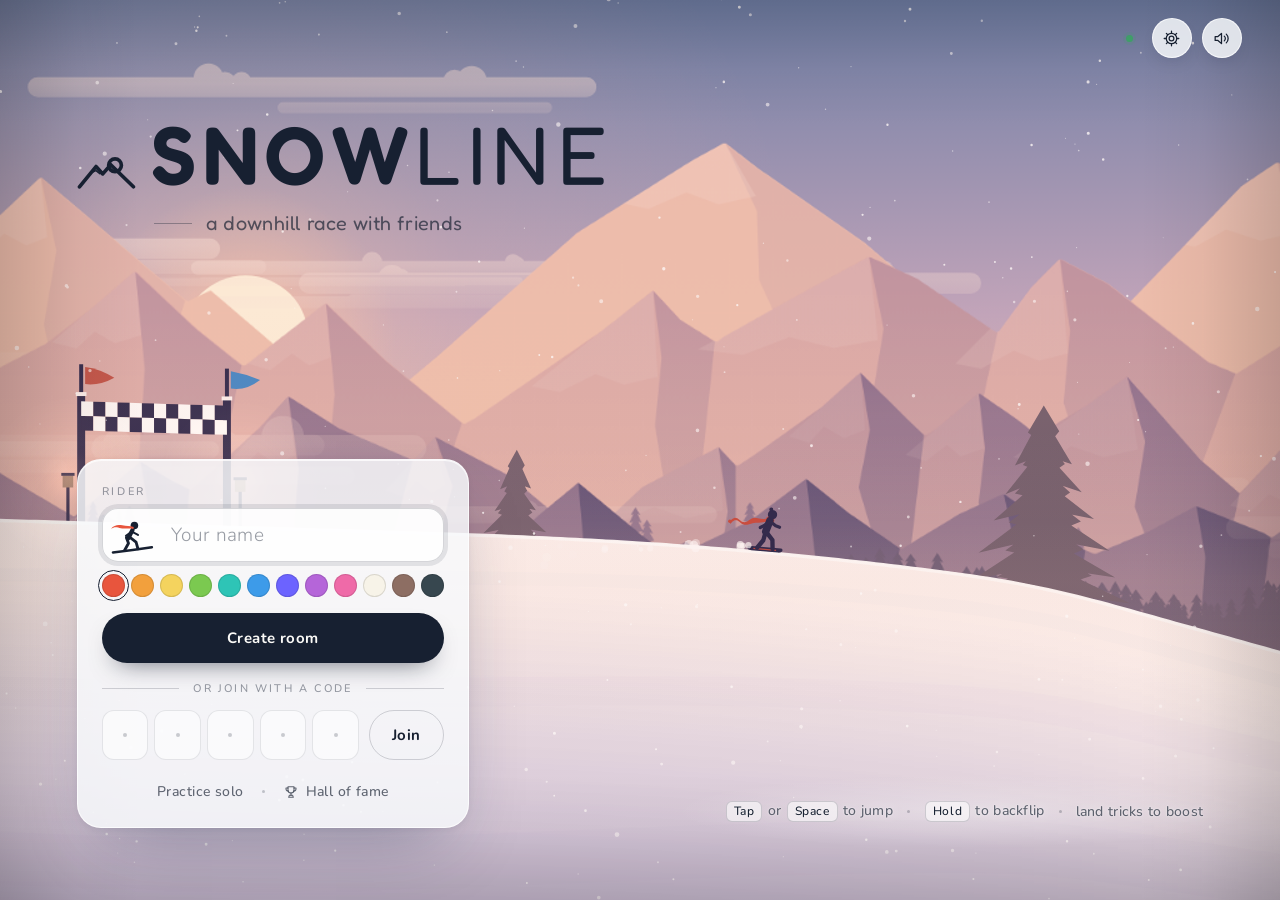
<file: index.html>
<!doctype html>
<html lang="en" data-tone="day">
  <head>
    <meta charset="utf-8" />
    <meta name="viewport" content="width=device-width, initial-scale=1, viewport-fit=cover, user-scalable=no" />
    <title>Snowline · a downhill race with friends</title>
    <meta name="description" content="A downhill snowboard race you play with friends in the browser. Share a room code and race down the same mountain." />
    <meta name="theme-color" content="#cfe0ec" />
    <meta name="color-scheme" content="light dark" />
    <meta name="mobile-web-app-capable" content="yes" />
    <meta name="apple-mobile-web-app-capable" content="yes" />
    <meta name="apple-mobile-web-app-title" content="Snowline" />
    <meta name="apple-mobile-web-app-status-bar-style" content="black-translucent" />
    <meta name="format-detection" content="telephone=no" />
    <meta property="og:type" content="website" />
    <meta property="og:site_name" content="Snowline" />
    <meta property="og:title" content="Snowline · a downhill race with friends" />
    <meta property="og:description" content="Share a room code and race your friends down the same mountain. You only need one button." />
    <meta property="og:url" content="https://danidiaztech.github.io/snowline/" />
    <meta property="og:image" content="https://danidiaztech.github.io/snowline/assets/og.png" />
    <meta property="og:image:width" content="1200" />
    <meta property="og:image:height" content="630" />
    <meta property="og:image:alt" content="A snowboarder with a red scarf riding down a snowy mountain at sunset" />
    <meta name="twitter:card" content="summary_large_image" />
    <meta name="twitter:title" content="Snowline · a downhill race with friends" />
    <meta name="twitter:description" content="Share a room code and race your friends down the same mountain." />
    <meta name="twitter:image" content="https://danidiaztech.github.io/snowline/assets/og.png" />
    <link rel="icon" href="assets/icon.svg" type="image/svg+xml" />
    <link rel="icon" href="assets/icon-192.png" type="image/png" sizes="192x192" />
    <link rel="apple-touch-icon" href="assets/apple-touch-icon.png" />
    <link rel="manifest" href="manifest.webmanifest" />
    <link rel="preconnect" href="https://fonts.googleapis.com" />
    <link rel="preconnect" href="https://fonts.gstatic.com" crossorigin />
    <!-- Fredoka (display) + Nunito (text, tabular numerals); weights trimmed to the ones style.css uses -->
    <link rel="preload" as="style" href="https://fonts.googleapis.com/css2?family=Fredoka:wght@400;500;600&amp;family=Nunito:wght@400;500;700;800&amp;display=swap" />
    <!-- not render-blocking: the boot screen paints at once, the faces swap in when they arrive -->
    <link href="https://fonts.googleapis.com/css2?family=Fredoka:wght@400;500;600&amp;family=Nunito:wght@400;500;700;800&amp;display=swap" rel="stylesheet" media="print" onload="this.media='all'" />
    <noscript><link href="https://fonts.googleapis.com/css2?family=Fredoka:wght@400;500;600&amp;family=Nunito:wght@400;500;700;800&amp;display=swap" rel="stylesheet" /></noscript>
    <link rel="stylesheet" href="style.css" />
    <!-- The whole static import graph, fetched in parallel instead of one import level per round trip.
         Keep in sync with src/ (snowline-tests/perf/load.mjs lists missing / stale entries). -->
    <link rel="modulepreload" href="src/main.js" />
    <link rel="modulepreload" href="src/core/Game.js" />
    <link rel="modulepreload" href="src/contracts.js" />
    <link rel="modulepreload" href="src/math/random.js" />
    <link rel="modulepreload" href="src/world/Course.js" />
    <link rel="modulepreload" href="src/math/perlin.js" />
    <link rel="modulepreload" href="src/math/splines.js" />
    <link rel="modulepreload" href="src/math/utils.js" />
    <link rel="modulepreload" href="src/math/physics.js" />
    <link rel="modulepreload" href="src/net/Room.js" />
    <link rel="modulepreload" href="src/net/emitter.js" />
    <link rel="modulepreload" href="src/net/clock.js" />
    <link rel="modulepreload" href="src/net/Transport.js" />
    <link rel="modulepreload" href="src/net/brokers.js" />
    <link rel="modulepreload" href="src/store/WinnersStore.js" />
    <link rel="modulepreload" href="src/core/Race.js" />
    <link rel="modulepreload" href="src/sim/RiderSim.js" />
    <link rel="modulepreload" href="src/sim/simConfig.js" />
    <link rel="modulepreload" href="src/sim/Bot.js" />
    <link rel="modulepreload" href="src/sim/netState.js" />
    <link rel="modulepreload" href="src/core/Ghost.js" />
    <link rel="modulepreload" href="src/render/Renderer.js" />
    <link rel="modulepreload" href="src/render/DayCycle.js" />
    <link rel="modulepreload" href="src/render/color.js" />
    <link rel="modulepreload" href="src/render/Camera.js" />
    <link rel="modulepreload" href="src/render/TerrainRenderer.js" />
    <link rel="modulepreload" href="src/render/canvas.js" />
    <link rel="modulepreload" href="src/render/Sky.js" />
    <link rel="modulepreload" href="src/render/Parallax.js" />
    <link rel="modulepreload" href="src/render/DecorRenderer.js" />
    <link rel="modulepreload" href="src/render/FeatureRenderer.js" />
    <link rel="modulepreload" href="src/render/RiderRenderer.js" />
    <link rel="modulepreload" href="src/render/Particles.js" />
    <link rel="modulepreload" href="src/render/Weather.js" />
    <link rel="modulepreload" href="src/render/Effects.js" />
    <link rel="modulepreload" href="src/audio/AudioEngine.js" />
    <link rel="modulepreload" href="src/audio/dsp.js" />
    <link rel="modulepreload" href="src/audio/Music.js" />
    <link rel="modulepreload" href="src/audio/Layers.js" />
    <link rel="modulepreload" href="src/audio/Sfx.js" />
    <link rel="modulepreload" href="src/audio/Voices.js" />
    <link rel="modulepreload" href="src/ui/UI.js" />
    <link rel="modulepreload" href="src/ui/dom.js" />
    <link rel="modulepreload" href="src/ui/icons.js" />
    <link rel="modulepreload" href="src/ui/HomeView.js" />
    <link rel="modulepreload" href="src/ui/LobbyView.js" />
    <link rel="modulepreload" href="src/ui/format.js" />
    <link rel="modulepreload" href="src/ui/qr.js" />
    <link rel="modulepreload" href="src/ui/HudView.js" />
    <link rel="modulepreload" href="src/ui/ResultsView.js" />
    <link rel="modulepreload" href="src/ui/FameModal.js" />
    <link rel="modulepreload" href="src/ui/InputSurface.js" />
    <link rel="modulepreload" href="src/ui/SettingsModal.js" />
    <link rel="modulepreload" href="src/ui/Modal.js" />
    <link rel="modulepreload" href="src/ui/Onboarding.js" />
    <link rel="modulepreload" href="src/ui/ConfirmModal.js" />
    <!-- Boot screen: painted on the first frame, removed by main.js when the game is ready. -->
    <style>
      #boot { position: fixed; inset: 0; z-index: 50; display: grid; place-content: center; justify-items: center; gap: 22px;
        background: linear-gradient(#a9c4dc, #e7d6cb 70%, #f4e4d6); color: #172031; font: 700 13px/1 'Nunito', 'Avenir Next', system-ui, sans-serif;
        letter-spacing: 0.24em; text-transform: uppercase; transition: opacity 0.5s; }
      #boot b { font: 600 clamp(34px, 8vw, 72px)/1 'Fredoka', 'Nunito', system-ui, sans-serif; letter-spacing: 0.1em; margin-right: -0.1em; }
      #boot i { position: relative; width: 120px; height: 2px; overflow: hidden; border-radius: 1px; background: rgba(23, 32, 49, 0.12); }
      #boot i::after { content: ''; position: absolute; inset: 0; width: 40%; background: #172031; animation: boot 1.2s cubic-bezier(0.6, 0, 0.4, 1) infinite; }
      @keyframes boot { from { transform: translateX(-100%); } to { transform: translateX(250%); } }
      @media (prefers-reduced-motion: reduce) { #boot i::after { animation-duration: 3s; } }
    </style>
  </head>
  <body>
    <div id="boot" aria-live="polite"><b>Snowline</b><i></i><span>Loading the mountain</span></div>

    <!-- p5.js world canvas (full viewport, behind everything) -->
    <div id="stage" aria-hidden="true"></div>

    <!-- DOM UI: screens, HUD and overlays are built by src/ui/UI.js -->
    <main id="ui" aria-live="off"></main>

    <noscript>Snowline needs JavaScript to run.</noscript>

    <!-- Libraries (vendored, so the game also works offline). defer: does not block the first paint,
         still runs before the module below (document order). -->
    <script defer src="lib/p5.min.js"></script>
    <script type="module" src="src/main.js"></script>
  </body>
</html>
</file>
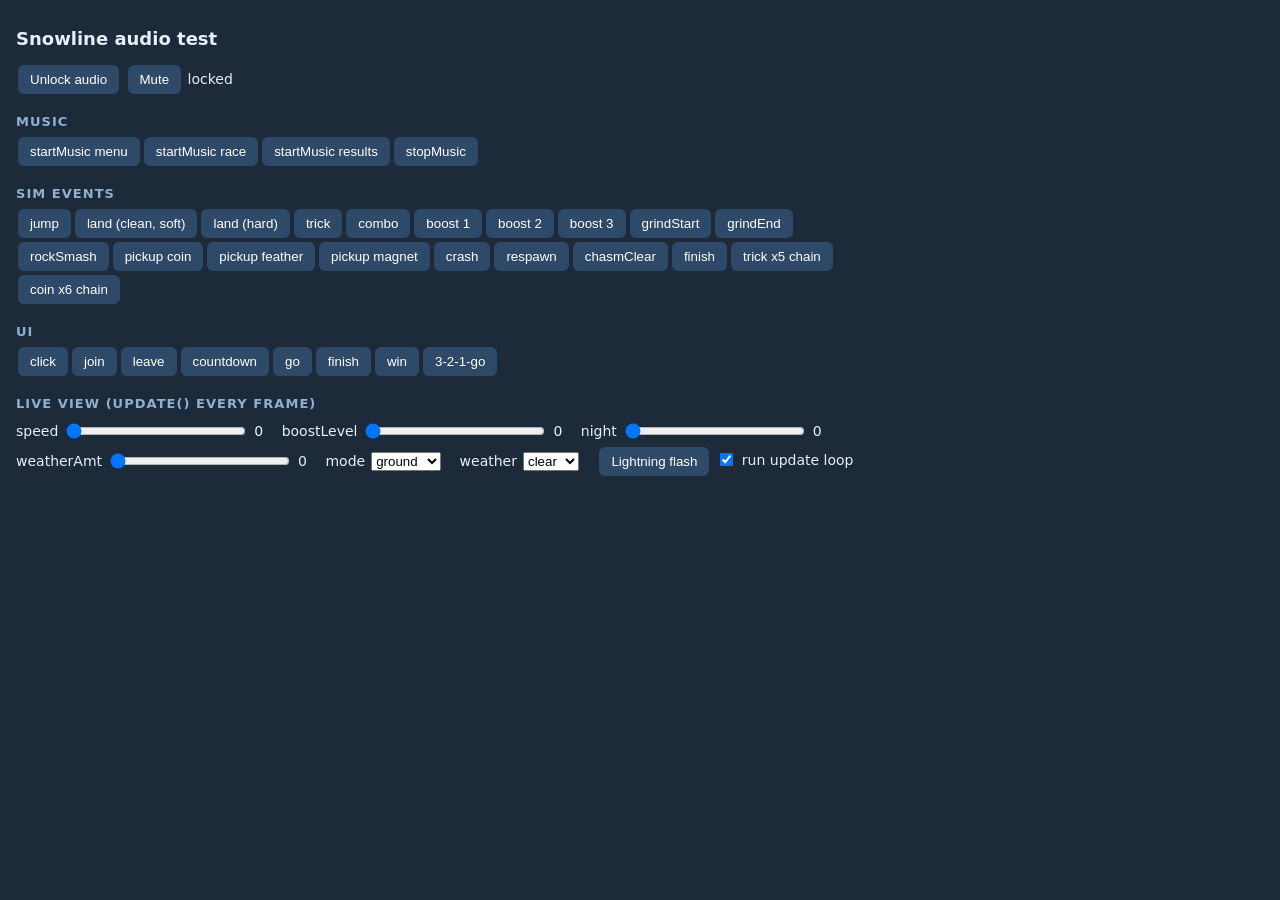
<file: dev/audio.html>
<!doctype html>
<html lang="en">
<head>
<meta charset="utf-8">
<meta name="viewport" content="width=device-width, initial-scale=1">
<title>Snowline audio test</title>
<style>
  body { font: 14px system-ui, sans-serif; background: #1d2a3a; color: #e8eef5; margin: 0; padding: 16px; max-width: 860px; }
  h1 { font-size: 18px; } h2 { font-size: 13px; text-transform: uppercase; letter-spacing: .08em; color: #8fb0d0; margin: 18px 0 6px; }
  button { background: #2f4a68; color: #fff; border: 0; border-radius: 6px; padding: 7px 12px; margin: 2px; cursor: pointer; }
  button:hover { background: #3f6288; } button.on { background: #c0643a; }
  label { display: inline-flex; align-items: center; gap: 6px; margin: 4px 14px 4px 0; }
  input[type=range] { width: 180px; } #log { color: #8fb0d0; font-family: monospace; white-space: pre-wrap; }
</style>
</head>
<body>
<h1>Snowline audio test</h1>
<p><button id="unlock">Unlock audio</button> <button id="mute">Mute</button> <span id="state">locked</span></p>

<h2>Music</h2><div id="music"></div>
<h2>Sim events</h2><div id="events"></div>
<h2>UI</h2><div id="ui"></div>
<h2>Live view (update() every frame)</h2>
<div>
  <label>speed <input id="speed" type="range" min="0" max="1800" value="0"><output></output></label>
  <label>boostLevel <input id="boostLevel" type="range" min="0" max="3" step="1" value="0"><output></output></label>
  <label>night <input id="night" type="range" min="0" max="1" step="0.01" value="0"><output></output></label>
  <label>weatherAmt <input id="weatherAmt" type="range" min="0" max="1" step="0.01" value="0"><output></output></label>
  <label>mode <select id="mode"><option>idle</option><option selected>ground</option><option>air</option><option>grind</option><option>crashed</option><option>finished</option></select></label>
  <label>weather <select id="weather"><option>clear</option><option>snow</option><option>storm</option><option>fog</option></select></label>
  <button id="flash">Lightning flash</button>
  <label><input type="checkbox" id="loop" checked> run update loop</label>
</div>
<div id="log"></div>

<script type="module">
import { AudioEngine } from '../src/audio/AudioEngine.js';

const engine = new AudioEngine();
window.AudioEngine = AudioEngine;
window.engine = engine;
window.errors = [];
addEventListener('error', (e) => window.errors.push(String(e.message)));
addEventListener('unhandledrejection', (e) => window.errors.push(String(e.reason)));

const $ = (id) => document.getElementById(id);
const mk = (parent, label, fn) => { const b = document.createElement('button'); b.textContent = label; b.onclick = () => { engine.unlock(); fn(); }; $(parent).append(b); return b; };

$('unlock').onclick = () => { engine.unlock(); $('state').textContent = engine.ctx ? engine.ctx.state : 'no audio'; };
$('mute').onclick = () => { engine.setMuted(!engine.muted); $('mute').textContent = engine.muted ? 'Unmute' : 'Mute'; };

for (const m of ['menu', 'race', 'results']) mk('music', 'startMusic ' + m, () => engine.startMusic(m));
mk('music', 'stopMusic', () => engine.stopMusic());

const EVENTS = {
  jump: {}, 'land (clean, soft)': ['land', { clean: true, impact: 0.2 }], 'land (hard)': ['land', { clean: false, impact: 0.95 }],
  trick: { name: 'backflip', label: 'Backflip', points: 100 }, combo: { points: 500, mult: 3, total: 900, tricks: ['backflip'] },
  'boost 1': ['boost', { level: 1, duration: 3 }], 'boost 2': ['boost', { level: 2, duration: 4 }], 'boost 3': ['boost', { level: 3, duration: 5 }],
  grindStart: { featureId: 1, kind: 'bunting' }, grindEnd: { featureId: 1, length: 300 }, rockSmash: { featureId: 2, x: 0, y: 0 },
  'pickup coin': ['pickup', { kind: 'coin' }], 'pickup feather': ['pickup', { kind: 'feather' }], 'pickup magnet': ['pickup', { kind: 'magnet' }],
  crash: { cause: 'rock', x: 0, y: 0 }, respawn: { x: 0, y: 0 }, chasmClear: { featureId: 3 }, finish: { tick: 100, timeMs: 1666 },
};
for (const [label, v] of Object.entries(EVENTS)) {
  const [type, data] = Array.isArray(v) ? v : [label, v];
  mk('events', label, () => engine.onSimEvent({ type, data }));
}
mk('events', 'trick x5 chain', () => { for (let i = 0; i < 5; i++) setTimeout(() => engine.onSimEvent({ type: 'trick', data: {} }), i * 180); });
mk('events', 'coin x6 chain', () => { for (let i = 0; i < 6; i++) setTimeout(() => engine.onSimEvent({ type: 'pickup', data: { kind: 'coin' } }), i * 120); });
for (const n of ['click', 'join', 'leave', 'countdown', 'go', 'finish', 'win']) mk('ui', n, () => engine.ui(n));
mk('ui', '3-2-1-go', () => { [0, 1, 2].forEach((i) => setTimeout(() => engine.ui('countdown'), i * 1000)); setTimeout(() => engine.ui('go'), 3000); });

for (const el of document.querySelectorAll('input[type=range]')) {
  const out = el.parentElement.querySelector('output');
  const sync = () => (out.textContent = el.value);
  el.oninput = sync; sync();
}
let flashUntil = 0;
$('flash').onclick = () => { engine.unlock(); flashUntil = performance.now() + 250; };
function view() {
  return {
    speed: +$('speed').value, mode: $('mode').value, boostLevel: +$('boostLevel').value, night: +$('night').value,
    weather: $('weather').value, weatherAmt: +$('weatherAmt').value, flash: performance.now() < flashUntil ? 1 : 0,
  };
}
window.currentView = view;
function frame() {
  if ($('loop').checked) engine.update(view());
  $('state').textContent = engine.ctx ? engine.ctx.state : 'locked';
  requestAnimationFrame(frame);
}
frame();

/* ---- offline rendering helpers (used by snowline-tests/audio) ---- */
function stats(buf) {
  let peak = 0, sum = 0, n = 0;
  for (let c = 0; c < buf.numberOfChannels; c++) {
    const d = buf.getChannelData(c);
    for (let i = 0; i < d.length; i++) { const a = Math.abs(d[i]); if (a > peak) peak = a; sum += d[i] * d[i]; n++; }
  }
  return { peak, rms: Math.sqrt(sum / n), rmsDb: 20 * Math.log10(Math.sqrt(sum / n) + 1e-9), peakDb: 20 * Math.log10(peak + 1e-9) };
}
/** setup(engine) runs at t=0 on the offline engine. */
window.renderOffline = async (seconds, setup) => {
  const sr = 44100;
  const ctx = new OfflineAudioContext(2, sr * seconds, sr);
  const e = AudioEngine.forContext(ctx);
  setup(e);
  e.prepareOffline(seconds);
  return stats(await ctx.startRendering());
};
window.renderMood = (mood, seconds = 10, view = null) => window.renderOffline(seconds, (e) => { e.startMusic(mood); if (view) e.update(view); });
window.renderEvent = (type, data, seconds = 3) => window.renderOffline(seconds, (e) => e.onSimEvent({ type, data }));
window.renderUi = (name, seconds = 3) => window.renderOffline(seconds, (e) => e.ui(name));
window.renderView = (view, seconds = 4) => window.renderOffline(seconds, (e) => e.update(view));

/**
 * Scenario renderer used by snowline-tests/audio/mix-qa.mjs.
 * spec: { seconds, mood|null, layers:bool, sfx:bool, step, views:[{t,view}], events:[{t,type,data}|{t,ui}], track:bool, opts }
 * The game loop is emulated with OfflineAudioContext.suspend(): at every `step` seconds the latest view
 * keyframe is passed to update(), due events are fired and the music scheduler is pumped.
 */
window.renderScenario = async (spec) => {
  const sr = 44100, N = Math.ceil(spec.seconds * sr);
  const ctx = new OfflineAudioContext(2, N, sr);
  const live = { osc: 0, src: 0 };
  if (spec.track) {
    for (const [fn, key] of [['createOscillator', 'osc'], ['createBufferSource', 'src']]) {
      const orig = ctx[fn].bind(ctx);
      ctx[fn] = () => { const n = orig(); live[key]++; n.addEventListener('ended', () => { live[key]--; }); return n; };
    }
  }
  const e = AudioEngine.forContext(ctx, spec.opts || {});
  const notes = { pluck: [], bass: [], pad: [] };
  const m = e.music;
  for (const [name, rec] of [['_pluck', (a) => notes.pluck.push(a[0])], ['_bass', (a) => notes.bass.push(a[0])], ['_pad', (a) => notes.pad.push(...a[0].pad)]]) {
    const orig = m[name].bind(m);
    m[name] = (...a) => { rec(a); return orig(...a); };
  }
  if (!spec.layers) e.layerBus.gain.value = 0;
  if (!spec.sfx) e.sfxBus.gain.value = 0;
  if (spec.mood) e.startMusic(spec.mood);
  const views = (spec.views || []).slice().sort((a, b) => a.t - b.t);
  const events = (spec.events || []).slice().sort((a, b) => a.t - b.t);
  let ei = 0;
  const fired = [], samples = [];
  const tick = () => {
    const t = ctx.currentTime;
    let v = null;
    for (const k of views) if (k.t <= t + 1e-9) v = k.view; else break;
    if (v) e.update(v);
    while (ei < events.length && events[ei].t <= t + 1e-9) {
      const ev = events[ei++];
      if (spec.sfx) { if (ev.ui) e.ui(ev.ui); else e.onSimEvent({ type: ev.type, data: ev.data }); }
      fired.push({ t: t + 0.005, key: ev.ui ? 'ui:' + ev.ui : ev.type + (ev.data && ev.data.kind ? ':' + ev.data.kind : ev.data && ev.data.level ? ':' + ev.data.level : ''), id: ev.id });
    }
    e.music.scheduleUntil(t + 1.0);
    if (spec.track) samples.push({ t, osc: live.osc, src: live.src, sfx: e.sfx.v.active });
  };
  tick();
  const step = spec.step || 0.1;
  for (let k = 1; k * step < spec.seconds - 0.2; k++) {
    ctx.suspend(k * step).then(() => { tick(); ctx.resume(); });
  }
  const buf = await ctx.startRendering();
  const enc = (d) => { let s = ''; const u = new Uint8Array(d.buffer, d.byteOffset, d.byteLength); for (let i = 0; i < u.length; i += 0x8000) s += String.fromCharCode.apply(null, u.subarray(i, i + 0x8000)); return btoa(s); };
  const out = { sr, fired, notes, samples };
  if (spec.raw !== false) { out.L = enc(buf.getChannelData(0)); out.R = enc(buf.getChannelData(1)); }
  else {
    // compact per-second RMS for long leak runs
    const d = buf.getChannelData(0), r = [];
    for (let i = 0; i + sr <= d.length; i += sr) { let a = 0; for (let j = 0; j < sr; j++) a += d[i + j] * d[i + j]; r.push(Math.sqrt(a / sr)); }
    out.rmsPerSec = r;
  }
  return out;
};
</script>
</body>
</html>
</file>
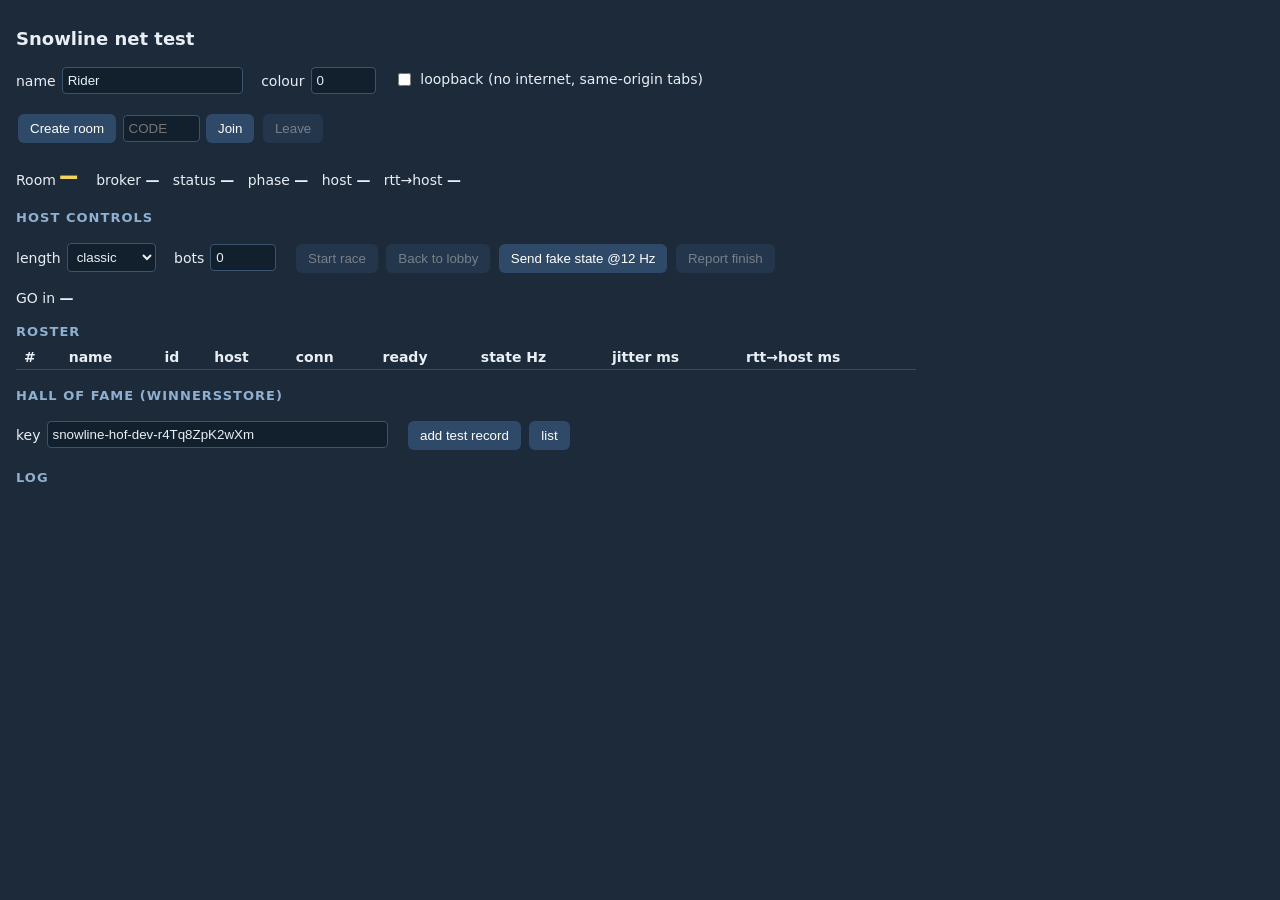
<file: dev/net.html>
<!doctype html>
<html lang="en">
<head>
<meta charset="utf-8">
<meta name="viewport" content="width=device-width, initial-scale=1">
<title>Snowline net test</title>
<style>
  body { font: 14px system-ui, sans-serif; background: #1d2a3a; color: #e8eef5; margin: 0; padding: 16px; max-width: 900px; }
  h1 { font-size: 18px; } h2 { font-size: 13px; text-transform: uppercase; letter-spacing: .08em; color: #8fb0d0; margin: 18px 0 6px; }
  button { background: #2f4a68; color: #fff; border: 0; border-radius: 6px; padding: 7px 12px; margin: 2px; cursor: pointer; }
  button:hover { background: #3f6288; } button:disabled { opacity: .4; cursor: default; } button.on { background: #c0643a; }
  input, select { background: #12202e; color: #e8eef5; border: 1px solid #3a5470; border-radius: 4px; padding: 5px; }
  label { display: inline-flex; align-items: center; gap: 6px; margin: 4px 14px 4px 0; }
  table { border-collapse: collapse; width: 100%; } td, th { text-align: left; padding: 4px 8px; border-bottom: 1px solid #2f4a68; font-variant-numeric: tabular-nums; }
  .code { font: 700 28px ui-monospace, monospace; letter-spacing: .2em; color: #f4d35e; }
  #log { color: #8fb0d0; font-family: ui-monospace, monospace; font-size: 12px; white-space: pre-wrap; max-height: 260px; overflow: auto; }
  .dot { display: inline-block; width: 10px; height: 10px; border-radius: 50%; vertical-align: middle; }
</style>
</head>
<body>
<h1>Snowline net test</h1>
<p>
  <label>name <input id="name" maxlength="14" value="Rider"></label>
  <label>colour <input id="color" type="number" min="0" max="11" value="0" style="width:4em"></label>
  <label><input type="checkbox" id="local"> loopback (no internet, same-origin tabs)</label>
</p>
<p>
  <button id="create">Create room</button>
  <input id="joinCode" placeholder="CODE" maxlength="7" size="7" style="text-transform:uppercase">
  <button id="join">Join</button>
  <button id="leave" disabled>Leave</button>
</p>
<p>Room <span class="code" id="code">—</span> &nbsp; broker <b id="broker">—</b> &nbsp; status <b id="status">—</b> &nbsp; phase <b id="phase">—</b> &nbsp; host <b id="host">—</b> &nbsp; rtt→host <b id="rtt">—</b></p>
<p><small id="share"></small></p>

<h2>Host controls</h2>
<p>
  <label>length <select id="length"><option>sprint</option><option selected>classic</option><option>marathon</option></select></label>
  <label>bots <input id="bots" type="number" min="0" max="6" value="0" style="width:4em"></label>
  <button id="start" disabled>Start race</button>
  <button id="lobby" disabled>Back to lobby</button>
  <button id="send">Send fake state @12 Hz</button>
  <button id="finish" disabled>Report finish</button>
</p>
<p>GO in <b id="go">—</b></p>

<h2>Roster</h2>
<table><thead><tr><th>#</th><th>name</th><th>id</th><th>host</th><th>conn</th><th>ready</th><th>state Hz</th><th>jitter ms</th><th>rtt→host ms</th></tr></thead><tbody id="roster"></tbody></table>

<h2>Hall of fame (WinnersStore)</h2>
<p><label>key <input id="hofKey" size="40"></label> <button id="hofAdd">add test record</button> <button id="hofList">list</button> <span id="hofOut"></span></p>

<h2>Log</h2>
<div id="log"></div>

<script type="module">
import { Room } from '../src/net/Room.js';
import { WinnersStore } from '../src/store/WinnersStore.js';
import { PLAYER_COLORS } from '../src/contracts.js';
import { BROKERS } from '../src/net/brokers.js';

const $ = (id) => document.getElementById(id);
const params = new URLSearchParams(location.search);
$('local').checked = params.get('net') === 'local';
$('hofKey').value = params.get('hofKey') || 'snowline-hof-dev-r4Tq8ZpK2wXm';
if (params.get('room')) $('joinCode').value = params.get('room');
const log = (...a) => {
  const line = `${(performance.now() / 1000).toFixed(2)} ${a.map((x) => (typeof x === 'string' ? x : JSON.stringify(x))).join(' ')}`;
  $('log').textContent = line + '\n' + $('log').textContent.slice(0, 8000);
  console.log('[net]', line);
};
window.netLog = [];

let room = null;
let sendTimer = null;
let tick = 0;
let start = null;
// ?broker=<id> pins one broker (both sides must use it, the code then maps into that 1-item list)
const pinned = BROKERS.filter((b) => b.id === params.get('broker'));
const opts = () => ($('local').checked ? { net: 'local' } : pinned.length ? { brokers: pinned } : {});
const profile = () => ({ name: $('name').value, colorIndex: +$('color').value });

function attach(r) {
  room = window.room = r;
  window.netLog = [];
  for (const ev of ['players', 'settings', 'start', 'finish', 'results', 'phase', 'status', 'closed']) {
    r.on(ev, (x) => {
      window.netLog.push([ev, x]);
      log(ev, x);
      render();
    });
  }
  r.on('start', (s) => (start = s));
  r.on('closed', () => {
    room = window.room = null;
    stopSend();
    render();
  });
  r.setCourseSpan(0, 10000);
  render();
}

$('create').onclick = async () => {
  try {
    log('creating…');
    attach(await Room.create(profile(), opts()));
    log('created', room.code, 'on', room.brokerName);
  } catch (e) {
    log('create failed:', e.message);
  }
};
$('join').onclick = async () => {
  try {
    log('joining', $('joinCode').value);
    attach(await Room.join($('joinCode').value, profile(), opts()));
    log('joined', room.code);
  } catch (e) {
    log('join failed:', e.message);
    window.lastJoinError = e.message;
  }
};
$('leave').onclick = () => room && room.leave();
$('name').onchange = $('color').onchange = () => room && room.setProfile(profile());
$('length').onchange = $('bots').onchange = () => room && room.setSettings({ length: $('length').value, bots: +$('bots').value });
$('start').onclick = () => room && room.startRace();
$('lobby').onclick = () => room && room.backToLobby();
$('finish').onclick = () => {
  if (!room || !start) return;
  room.reportFinish({ id: room.selfId, name: '', colorIndex: 0, timeMs: Math.max(10000, performance.now() - start.goAtLocalMs), progress: 1, stats: {} });
};
function stopSend() {
  clearInterval(sendTimer);
  sendTimer = null;
  $('send').classList.remove('on');
}
$('send').onclick = () => {
  if (sendTimer) return stopSend();
  $('send').classList.add('on');
  sendTimer = setInterval(() => room && room.sendState([tick++, tick * 40, 3000, 0, 480, 0, 1, 0, 50]), 1000 / 12);
};

const store = () => new WinnersStore({ key: $('hofKey').value });
$('hofAdd').onclick = async () => {
  const rec = { name: $('name').value, colorIndex: +$('color').value, timeMs: 61234, length: 'classic', players: 3, score: 1200, room: room?.code || 'DEVXX', at: Date.now() };
  $('hofOut').textContent = 'adding…';
  $('hofOut').textContent = 'stored: ' + (await store().add(rec));
};
$('hofList').onclick = async () => {
  const l = await store().list(10);
  $('hofOut').textContent = l.map((r) => `${r.name} ${(r.timeMs / 1000).toFixed(1)}s ${r.room}`).join(' · ') || '(empty)';
};
window.WinnersStore = WinnersStore;
window.Room = Room;

function render() {
  const r = room;
  $('code').textContent = r ? r.code : '—';
  $('broker').textContent = r ? r.brokerName : '—';
  $('status').textContent = r ? r.status : '—';
  $('phase').textContent = r ? r.phase + (r.race && !r.isRacing ? ' (spectating)' : '') : '—';
  $('host').textContent = r ? (r.isHost ? 'me' : r.players.find((p) => p.isHost)?.name || '?') : '—';
  $('share').textContent = r ? r.shareUrl : '';
  $('leave').disabled = !r;
  $('start').disabled = !r || !r.isHost;
  $('lobby').disabled = !r || !r.isHost;
  $('finish').disabled = !r || !r.isRacing;
  const st = r ? r.netStats() : { peers: {} };
  $('rtt').textContent = r ? (r.isHost ? '0 (host)' : `${Math.round(st.rttMs)} ms (min ${Math.round(st.minRttMs)})`) : '—';
  $('roster').innerHTML = '';
  (r ? r.players : []).forEach((p, i) => {
    const s = st.peers[p.id] || {};
    const tr = document.createElement('tr');
    const cells = [i + 1, '', p.id, p.isHost ? '★' : '', p.connected ? 'yes' : 'NO', p.ready ? 'yes' : 'no',
      p.id === r.selfId ? '(me)' : (s.rateHz ?? 0).toFixed(1), Number.isFinite(s.jitterMs) ? s.jitterMs.toFixed(0) : '—',
      p.id === r.selfId ? Math.round(st.rttMs) || 0 : Number.isFinite(s.rttMs) ? s.rttMs : '—'];
    cells.forEach((c, k) => {
      const td = document.createElement('td');
      if (k === 1) {
        const dot = document.createElement('span');
        dot.className = 'dot';
        dot.style.background = PLAYER_COLORS[p.colorIndex];
        td.append(dot, ' ', p.name);
      } else td.textContent = String(c);
      tr.append(td);
    });
    $('roster').append(tr);
  });
  $('go').textContent = start && r && r.race ? `${((start.goAtLocalMs - performance.now()) / 1000).toFixed(2)} s` : '—';
}
setInterval(render, 250);
render();
</script>
</body>
</html>
</file>
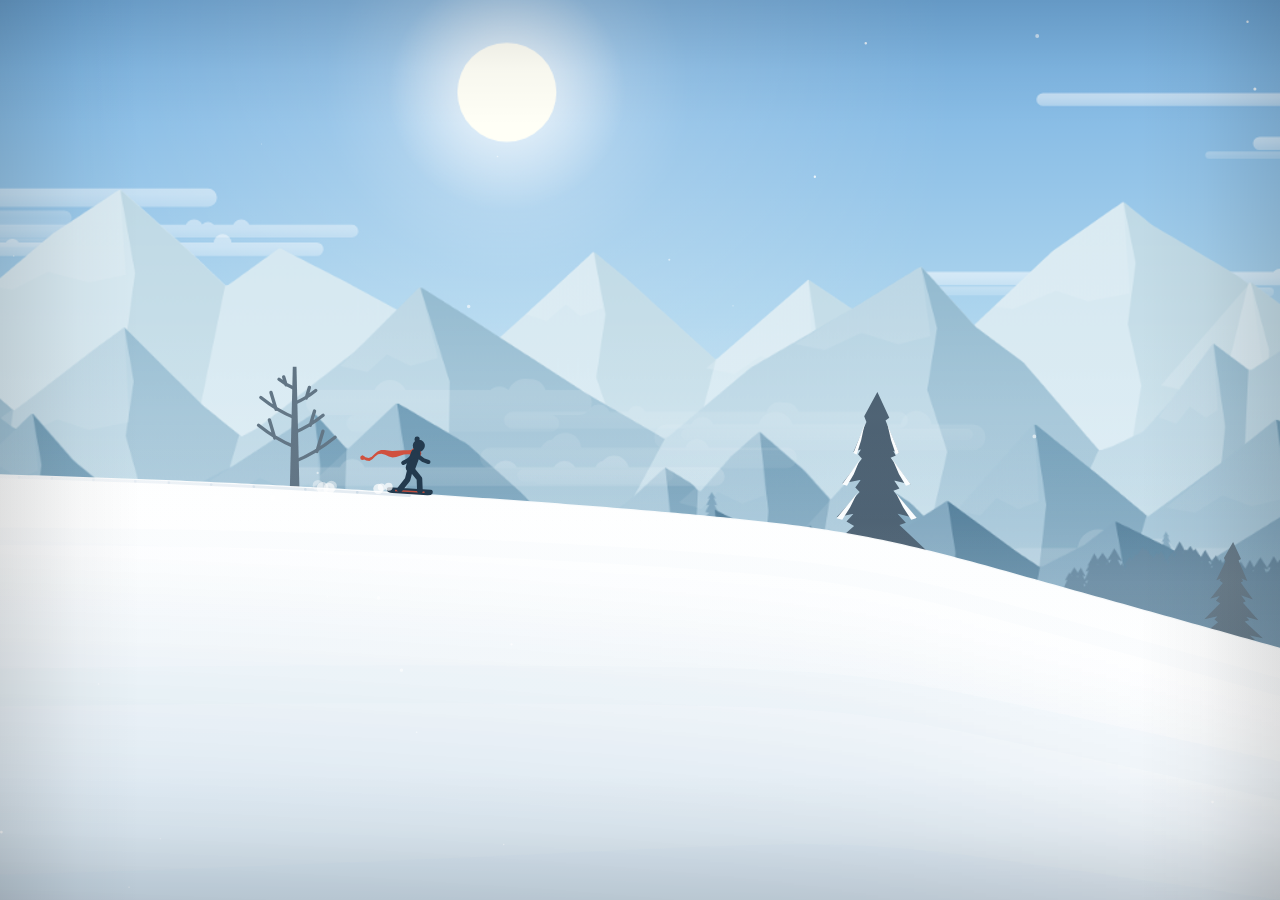
<file: dev/render.html>
<!doctype html>
<html lang="en">
  <head>
    <meta charset="utf-8" />
    <meta name="viewport" content="width=device-width, initial-scale=1, viewport-fit=cover" />
    <title>Snowline — render harness</title>
    <style>
      html, body { margin: 0; height: 100%; overflow: hidden; background: #111; }
      canvas { display: block; }
      #perf {
        position: fixed; left: 8px; top: 8px; z-index: 5; display: none;
        font: 11px/1.35 ui-monospace, Menlo, monospace; color: #fff;
        background: rgba(0, 0, 0, 0.45); padding: 6px 8px; border-radius: 6px; white-space: pre;
      }
    </style>
    <script src="../lib/p5.min.js"></script>
  </head>
  <body>
    <div id="perf"></div>
    <script type="module" src="./harness.js"></script>
  </body>
</html>
</file>
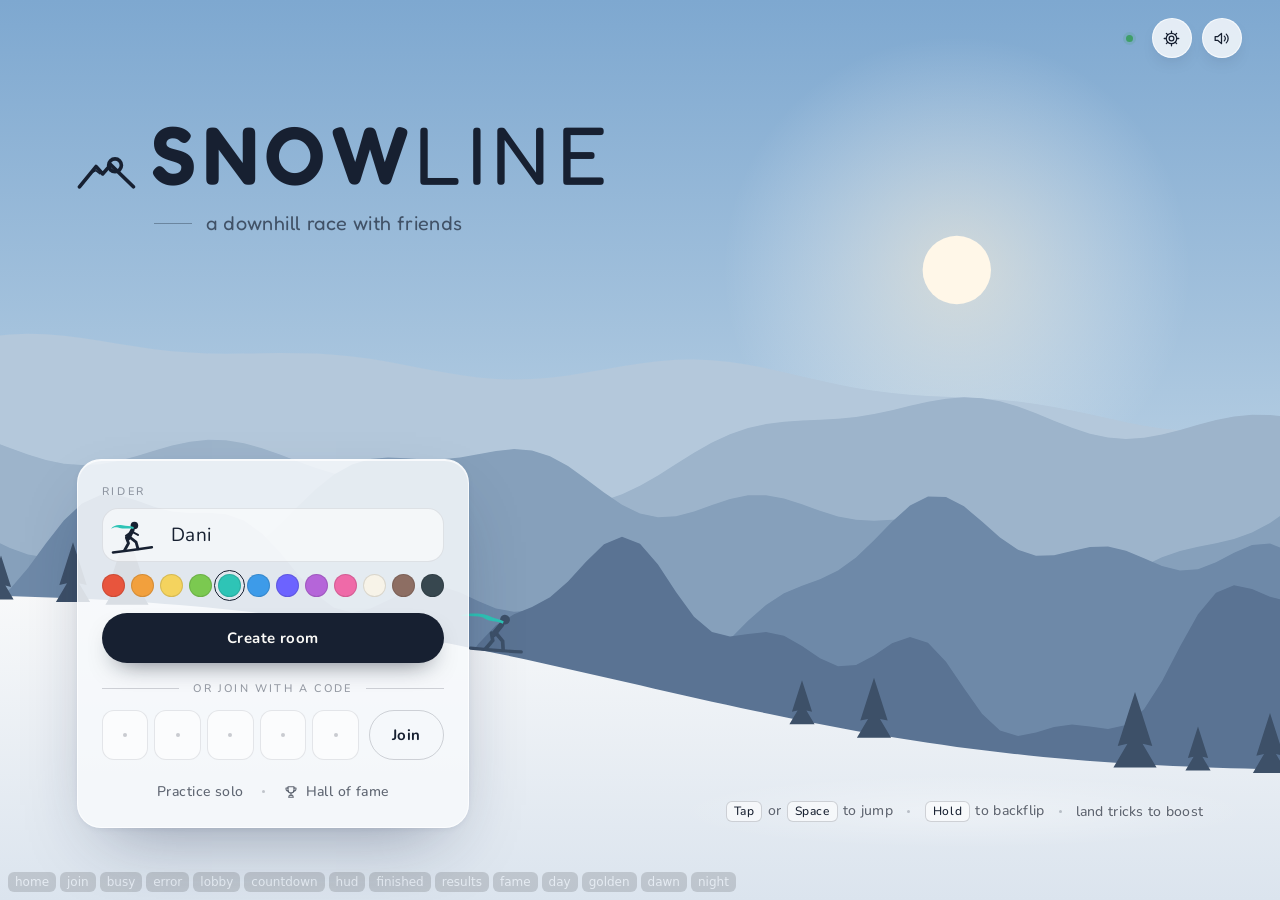
<file: dev/ui.html>
<!doctype html>
<html lang="en" data-tone="day">
  <head>
    <meta charset="utf-8" />
    <meta name="viewport" content="width=device-width, initial-scale=1, viewport-fit=cover, user-scalable=no" />
    <title>Snowline · UI harness</title>
    <link rel="icon" href="../assets/icon.svg" type="image/svg+xml" />
    <link rel="preconnect" href="https://fonts.googleapis.com" />
    <link rel="preconnect" href="https://fonts.gstatic.com" crossorigin />
    <link href="https://fonts.googleapis.com/css2?family=Fredoka:wght@400;500;600&amp;family=Nunito:wght@400;500;700;800&amp;display=swap" rel="stylesheet" />
    <link rel="stylesheet" href="../style.css" />
    <style>
      /* Static stand-in for the p5 scene so screens can be judged in context. */
      #stage svg { position: absolute; inset: 0; width: 100%; height: 100%; display: block; }
      .dev-bar { position: fixed; left: 8px; bottom: 8px; z-index: 50; display: flex; gap: 4px; flex-wrap: wrap; font: 12px system-ui; opacity: 0.25; transition: opacity .2s; }
      .dev-bar:hover { opacity: 1; }
      .dev-bar a { padding: 3px 7px; border-radius: 6px; background: rgba(0,0,0,.55); color: #fff; text-decoration: none; }
      html.shot .dev-bar { display: none; }
    </style>
  </head>
  <body>
    <div id="stage" aria-hidden="true"></div>
    <main id="ui"></main>
    <nav class="dev-bar" id="dev-bar"></nav>
    <script type="module" src="ui-dev.js"></script>
  </body>
</html>
</file>
<file: style.css>
/* ==========================================================================
   Snowline — interface styles
   The mountain is drawn on the p5 canvas (#stage); everything here floats
   above it: frosted-glass panels, the race HUD and overlays.
   Two tones: day (light glass, ink text) and night (smoked glass, snow text),
   switched with <html data-tone="night"> (UI.setTone).
   ========================================================================== */

:root {
  --f-ui: 'Jost', 'Futura', 'Avenir Next', 'Century Gothic', 'Segoe UI', system-ui, sans-serif;
  --f-serif: 'Fraunces', 'Iowan Old Style', 'Palatino Linotype', Palatino, Georgia, serif;

  --ink: #172031;
  --ink-2: rgba(23, 32, 49, 0.68);
  --ink-3: rgba(23, 32, 49, 0.44);
  --hair: rgba(23, 32, 49, 0.1);
  --hair-2: rgba(23, 32, 49, 0.18);
  --glass: rgba(255, 255, 255, 0.5);
  --glass-strong: rgba(250, 251, 253, 0.78);
  --glass-edge: rgba(255, 255, 255, 0.72);
  --glass-hi: rgba(255, 255, 255, 0.75);
  --field: rgba(255, 255, 255, 0.58);
  --field-focus: rgba(255, 255, 255, 0.85);
  --primary: #172031;
  --on-primary: #fbfaf7;
  --self: rgba(255, 255, 255, 0.62);
  --ring: #2f80d1;
  --warm: #e8873a;
  --gold: #e6b84a;
  --good: #3f9e68;
  --bad: #d9503b;
  --shadow: 0 30px 70px -28px rgba(18, 34, 66, 0.42), 0 2px 10px -4px rgba(18, 34, 66, 0.14);
  --scrim: rgba(22, 30, 48, 0.28);
  --cta-bg: rgba(241, 245, 249, 0.97);

  /* HUD text sits directly on the scene */
  --hud-ink: #182233;
  --hud-soft: rgba(24, 34, 51, 0.55);
  --hud-faint: rgba(24, 34, 51, 0.18);
  --hud-halo: 0 0 14px rgba(255, 255, 255, 0.75), 0 0 2px rgba(255, 255, 255, 0.9);
  --hud-accent: #b8541a;
  --hud-scrim: rgba(255, 255, 255, 0.35);

  --boost-1: #ffcf6b;
  --boost-2: #ff9154;
  --boost-3: #ff5fa2;

  --r-lg: 24px;
  --r-md: 16px;
  --r-sm: 12px;
  --ease: cubic-bezier(0.22, 1, 0.36, 1);
  --ease-in: cubic-bezier(0.55, 0, 0.75, 0.2);
  --spring: cubic-bezier(0.34, 1.56, 0.64, 1);

  --safe-t: env(safe-area-inset-top, 0px);
  --safe-r: env(safe-area-inset-right, 0px);
  --safe-b: env(safe-area-inset-bottom, 0px);
  --safe-l: env(safe-area-inset-left, 0px);
  --gutter: clamp(16px, 6vw, 112px);

  color-scheme: light;
}

:root[data-tone='night'] {
  --ink: #f2efe8;
  --ink-2: rgba(242, 239, 232, 0.72);
  --ink-3: rgba(242, 239, 232, 0.46);
  --hair: rgba(255, 255, 255, 0.11);
  --hair-2: rgba(255, 255, 255, 0.2);
  --glass: rgba(14, 19, 36, 0.46);
  --glass-strong: rgba(16, 21, 38, 0.82);
  --glass-edge: rgba(255, 255, 255, 0.12);
  --glass-hi: rgba(255, 255, 255, 0.1);
  --field: rgba(255, 255, 255, 0.07);
  --field-focus: rgba(255, 255, 255, 0.13);
  --primary: #f2eee5;
  --on-primary: #121829;
  --self: rgba(255, 255, 255, 0.1);
  --ring: #9ccfff;
  --shadow: 0 30px 70px -26px rgba(0, 0, 0, 0.6), 0 2px 10px -4px rgba(0, 0, 0, 0.3);
  --scrim: rgba(4, 8, 20, 0.45);
  --cta-bg: rgba(24, 30, 52, 0.97);
  --hud-ink: #f6f3ec;
  --hud-soft: rgba(246, 243, 236, 0.62);
  --hud-faint: rgba(246, 243, 236, 0.22);
  --hud-halo: 0 0 16px rgba(5, 10, 25, 0.55), 0 0 2px rgba(5, 10, 25, 0.6);
  --hud-accent: #ffc27a;
  --hud-scrim: rgba(8, 12, 32, 0.2);
  color-scheme: dark;
}

*,
*::before,
*::after {
  box-sizing: border-box;
}

html,
body {
  margin: 0;
  height: 100%;
  overflow: hidden;
  background: #cfe0ec;
  color: var(--ink);
  font-family: var(--f-ui);
  font-weight: 400;
  font-size: 16px;
  -webkit-font-smoothing: antialiased;
  -moz-osx-font-smoothing: grayscale;
  text-rendering: optimizeLegibility;
  -webkit-tap-highlight-color: transparent;
  -webkit-text-size-adjust: 100%;
  overscroll-behavior: none;
}

:root[data-tone='night'] body {
  background: #141b30;
}

#stage {
  position: fixed;
  inset: 0;
  z-index: 0;
  touch-action: none;
}

#stage canvas {
  display: block;
}

.ui {
  position: fixed;
  inset: 0;
  z-index: 1;
  pointer-events: none;
}

[hidden] {
  display: none !important;
}

button,
input {
  font: inherit;
  color: inherit;
}

button {
  -webkit-user-select: none;
  user-select: none;
  touch-action: manipulation;
}

.sr-only {
  position: absolute;
  width: 1px;
  height: 1px;
  overflow: hidden;
  clip: rect(0 0 0 0);
  white-space: nowrap;
}

:focus-visible {
  outline: 2px solid var(--ring);
  outline-offset: 3px;
}

/* While racing, nothing on the page should scroll, select or zoom. */
:root[data-screen='race'],
:root[data-screen='race'] body {
  touch-action: none;
  -webkit-user-select: none;
  user-select: none;
  -webkit-touch-callout: none;
}

/* --------------------------------------------------------------------------
   Primitives
   -------------------------------------------------------------------------- */

.glass {
  position: relative;
  background: var(--glass);
  -webkit-backdrop-filter: blur(24px) saturate(1.5);
  backdrop-filter: blur(24px) saturate(1.5);
  border: 1px solid var(--glass-edge);
  border-radius: var(--r-lg);
  box-shadow: var(--shadow), inset 0 1px 0 var(--glass-hi);
}

.glass--strong {
  background: var(--glass-strong);
}

.eyebrow {
  margin: 0;
  font-size: 11px;
  font-weight: 500;
  letter-spacing: 0.24em;
  text-transform: uppercase;
  color: var(--ink-3);
}

.muted {
  color: var(--ink-3);
}

.icon {
  width: 20px;
  height: 20px;
  flex: none;
}
.icon--xs {
  width: 13px;
  height: 13px;
}
.icon--sm {
  width: 16px;
  height: 16px;
}
.icon--lg {
  width: 34px;
  height: 34px;
}

.swap {
  position: relative;
  display: inline-grid;
}
.swap > * {
  grid-area: 1 / 1;
  transition: opacity 0.25s, transform 0.35s var(--ease);
}
.swap__b {
  opacity: 0;
  transform: scale(0.6);
}
.is-done .swap__a,
.is-muted .swap__a {
  opacity: 0;
  transform: scale(0.6);
}
.is-done .swap__b,
.is-muted .swap__b {
  opacity: 1;
  transform: none;
}

/* Buttons ---------------------------------------------------------------- */

.btn {
  position: relative;
  display: inline-flex;
  align-items: center;
  justify-content: center;
  gap: 9px;
  height: 50px;
  padding: 0 24px;
  border: 1px solid transparent;
  border-radius: 999px;
  background: var(--field);
  color: var(--ink);
  font-size: 15px;
  font-weight: 500;
  letter-spacing: 0.06em;
  white-space: nowrap;
  cursor: pointer;
  transition: transform 0.25s var(--ease), background-color 0.25s, box-shadow 0.3s, opacity 0.25s, color 0.25s;
}
.btn:hover:not(:disabled) {
  transform: translateY(-1px);
}
.btn:active:not(:disabled) {
  transform: translateY(1px) scale(0.985);
  transition-duration: 0.08s;
}
.btn:disabled {
  cursor: default;
  opacity: 0.45;
}
.btn--block {
  width: 100%;
}
.btn--primary {
  background: var(--primary);
  color: var(--on-primary);
  box-shadow: 0 12px 26px -14px rgba(10, 18, 36, 0.7);
}
.btn--primary:disabled {
  opacity: 1;
  background: var(--hair-2);
  color: var(--ink-3);
  box-shadow: none;
}
.btn--primary:hover:not(:disabled) {
  box-shadow: 0 16px 30px -14px rgba(10, 18, 36, 0.75);
}
.btn--ghost {
  background: transparent;
  border-color: var(--hair-2);
}
.btn--ghost:hover:not(:disabled) {
  background: var(--field);
}
.btn--chip {
  height: 36px;
  padding: 0 14px;
  font-size: 13px;
  gap: 7px;
  letter-spacing: 0.04em;
  background: var(--field);
  border-color: var(--hair);
}
.btn--chip.is-done {
  color: var(--good);
}
.btn.is-loading .btn__label::before {
  content: '';
  display: inline-block;
  width: 13px;
  height: 13px;
  margin-right: 10px;
  vertical-align: -1px;
  border: 1.5px solid currentColor;
  border-right-color: transparent;
  border-radius: 50%;
  animation: spin 0.8s linear infinite;
}
.btn.is-loading:disabled {
  opacity: 1;
}

.link-btn {
  display: inline-flex;
  align-items: center;
  gap: 7px;
  padding: 8px 2px;
  border: 0;
  background: none;
  color: var(--ink-2);
  font-size: 14px;
  letter-spacing: 0.03em;
  cursor: pointer;
  transition: color 0.2s;
}
.link-btn:hover:not(:disabled) {
  color: var(--ink);
}
.link-btn:disabled {
  opacity: 0.4;
  cursor: default;
}

.icon-btn {
  display: inline-grid;
  place-items: center;
  width: 40px;
  height: 40px;
  padding: 0;
  border: 1px solid transparent;
  border-radius: 50%;
  background: transparent;
  color: var(--ink);
  cursor: pointer;
  transition: background-color 0.2s, transform 0.2s var(--ease);
}
.icon-btn:hover {
  background: var(--field);
}
.icon-btn:active {
  transform: scale(0.94);
}
.icon-btn--glass {
  background: var(--glass);
  border-color: var(--glass-edge);
  -webkit-backdrop-filter: blur(16px) saturate(1.4);
  backdrop-filter: blur(16px) saturate(1.4);
  box-shadow: 0 8px 20px -12px rgba(10, 20, 40, 0.4);
}

.tag {
  display: inline-flex;
  align-items: center;
  gap: 4px;
  height: 20px;
  padding: 0 8px;
  border-radius: 999px;
  font-size: 11px;
  font-weight: 500;
  letter-spacing: 0.08em;
  text-transform: lowercase;
  background: var(--hair);
  color: var(--ink-2);
}
.tag--host {
  padding: 0 6px;
  background: rgba(230, 184, 74, 0.2);
  color: #b4862a;
}
:root[data-tone='night'] .tag--host {
  color: #f0cd77;
}
.tag--you {
  background: var(--primary);
  color: var(--on-primary);
}
.tag--muted {
  background: transparent;
  color: var(--ink-3);
  font-style: italic;
  text-transform: none;
  letter-spacing: 0.02em;
}

.chip {
  display: inline-flex;
  align-items: center;
  gap: 7px;
  height: 26px;
  padding: 0 11px;
  border-radius: 999px;
  font-size: 12px;
  letter-spacing: 0.04em;
  background: var(--field);
  color: var(--ink-2);
  white-space: nowrap;
}
.chip::before {
  content: '';
  width: 6px;
  height: 6px;
  border-radius: 50%;
  background: currentColor;
}
.chip[data-state='ok'] {
  color: var(--good);
}
.chip[data-state='pending']::before {
  animation: pulse 1.1s ease-in-out infinite;
}

.avatar {
  position: relative;
  display: inline-block;
  flex: none;
  width: 26px;
  height: 26px;
  border-radius: 50%;
  background: var(--c, #ccc);
  box-shadow: inset 0 0 0 1px rgba(0, 0, 0, 0.12), inset 0 -6px 10px -4px rgba(0, 0, 0, 0.18);
}
.avatar::after {
  /* the knot of the scarf: a small light notch */
  content: '';
  position: absolute;
  left: 50%;
  top: 50%;
  width: 34%;
  height: 34%;
  border-radius: 50%;
  transform: translate(-50%, -50%);
  background: rgba(255, 255, 255, 0.5);
}
.avatar--sm {
  width: 18px;
  height: 18px;
}
.avatar--empty {
  background: transparent;
  box-shadow: inset 0 0 0 1px var(--hair-2);
}
.avatar--empty::after {
  display: none;
}

.dot-sep {
  width: 3px;
  height: 3px;
  border-radius: 50%;
  background: currentColor;
  opacity: 0.35;
  flex: none;
}

.dots {
  display: inline-flex;
  gap: 4px;
  margin-left: 6px;
  vertical-align: middle;
}
.dots i {
  width: 4px;
  height: 4px;
  border-radius: 50%;
  background: currentColor;
  animation: dot 1.4s ease-in-out infinite;
}
.dots i:nth-child(2) {
  animation-delay: 0.18s;
}
.dots i:nth-child(3) {
  animation-delay: 0.36s;
}

.section-head {
  display: flex;
  align-items: baseline;
  justify-content: space-between;
  gap: 12px;
  margin-bottom: 12px;
}
.section-title {
  margin: 0;
  font-size: 12px;
  font-weight: 500;
  letter-spacing: 0.24em;
  text-transform: uppercase;
  color: var(--ink-2);
}

/* --------------------------------------------------------------------------
   Screens + transitions
   -------------------------------------------------------------------------- */

.screen {
  position: fixed;
  inset: 0;
  pointer-events: none;
  opacity: 0;
  visibility: hidden;
  transition: opacity 0.45s var(--ease), visibility 0s linear 0.45s;
}
.screen.is-active {
  opacity: 1;
  visibility: visible;
  transition: opacity 0.5s var(--ease), visibility 0s;
}
.screen.is-active > * {
  pointer-events: auto;
}
.screen .reveal {
  opacity: 0;
  transform: translateY(18px);
  transition: opacity 0.7s var(--ease) var(--d, 0ms), transform 0.9s var(--ease) var(--d, 0ms);
}
.screen.is-active .reveal {
  opacity: 1;
  transform: none;
}
.screen.is-leaving .reveal {
  opacity: 0;
  transform: translateY(-10px);
  transition-duration: 0.35s;
  transition-delay: 0ms;
  transition-timing-function: var(--ease-in);
}

.screen__top {
  position: absolute;
  top: calc(var(--safe-t) + 18px);
  left: calc(var(--safe-l) + var(--gutter));
  z-index: 2;
}
.btn--back {
  height: 40px;
  padding: 0 16px 0 10px;
  gap: 4px;
  font-size: 14px;
  background: var(--glass);
  border-color: var(--glass-edge);
  -webkit-backdrop-filter: blur(16px);
  backdrop-filter: blur(16px);
}

/* Scrollable screens (lobby, results) */
.screen--lobby,
.screen--results {
  overflow-y: auto;
  overscroll-behavior: contain;
  -webkit-overflow-scrolling: touch;
  scrollbar-width: none;
}
.screen--lobby::-webkit-scrollbar,
.screen--results::-webkit-scrollbar {
  display: none;
}
.screen--lobby.is-active,
.screen--results.is-active {
  pointer-events: auto;
}

/* --------------------------------------------------------------------------
   Corner chrome (connection + mute) and toasts
   -------------------------------------------------------------------------- */

.chrome {
  position: fixed;
  top: calc(var(--safe-t) + 18px);
  right: calc(var(--safe-r) + clamp(16px, 3vw, 40px));
  z-index: 5;
  display: flex;
  align-items: center;
  gap: 10px;
  pointer-events: auto;
}
:root[data-screen='race'] .chrome {
  top: calc(var(--safe-t) + 16px);
}

.conn {
  display: inline-flex;
  align-items: center;
  gap: 0;
  height: 28px;
  padding: 0 9px;
  border-radius: 999px;
  font-size: 12px;
  letter-spacing: 0.04em;
  color: var(--ink-2);
  transition: background-color 0.3s, gap 0.3s;
}
.conn__dot {
  width: 7px;
  height: 7px;
  border-radius: 50%;
  background: var(--good);
  box-shadow: 0 0 0 3px rgba(63, 158, 104, 0.16);
}
.conn__label {
  max-width: 0;
  overflow: hidden;
  white-space: nowrap;
  opacity: 0;
  transition: max-width 0.4s var(--ease), opacity 0.3s;
}
.conn.is-expanded,
.conn[data-status='offline'],
.conn[data-status='connecting'] {
  gap: 8px;
  background: var(--glass);
  -webkit-backdrop-filter: blur(16px);
  backdrop-filter: blur(16px);
}
.conn.is-expanded .conn__label,
.conn[data-status='offline'] .conn__label,
.conn[data-status='connecting'] .conn__label {
  max-width: 120px;
  opacity: 1;
}
.conn[data-status='connecting'] .conn__dot {
  background: var(--gold);
  box-shadow: 0 0 0 3px rgba(230, 184, 74, 0.2);
  animation: pulse 1.1s ease-in-out infinite;
}
.conn[data-status='offline'] .conn__dot {
  background: var(--bad);
  box-shadow: 0 0 0 3px rgba(217, 80, 59, 0.18);
}
:root[data-screen='race'] .conn:not([data-status='offline']) {
  display: none;
}

.toasts {
  position: fixed;
  top: calc(var(--safe-t) + 18px);
  left: 50%;
  z-index: 20;
  display: flex;
  flex-direction: column;
  align-items: center;
  gap: 8px;
  width: min(440px, calc(100vw - 32px));
  transform: translateX(-50%);
  pointer-events: none;
}
.toast {
  display: flex;
  align-items: center;
  gap: 12px;
  max-width: 100%;
  padding: 12px 18px;
  border-radius: 16px;
  background: rgba(22, 28, 44, 0.86);
  color: #f6f3ec;
  font-size: 14px;
  letter-spacing: 0.02em;
  line-height: 1.35;
  -webkit-backdrop-filter: blur(16px);
  backdrop-filter: blur(16px);
  box-shadow: 0 18px 40px -18px rgba(0, 0, 0, 0.5);
  pointer-events: auto;
  cursor: pointer;
  animation: toast-in 0.5s var(--ease) both;
}
.toast.is-out {
  animation: toast-out 0.3s var(--ease-in) both;
}
.toast__dot {
  width: 7px;
  height: 7px;
  flex: none;
  border-radius: 50%;
  background: #ff7a60;
  box-shadow: 0 0 0 4px rgba(255, 122, 96, 0.2);
}

/* --------------------------------------------------------------------------
   HOME
   -------------------------------------------------------------------------- */

.screen--home {
  display: grid;
  grid-template-columns: minmax(0, 392px) 1fr;
  grid-template-rows: auto 1fr auto;
  grid-template-areas:
    'brand brand'
    '. .'
    'card howto';
  column-gap: 40px;
  padding: calc(var(--safe-t) + clamp(56px, 13vh, 132px)) calc(var(--safe-r) + var(--gutter)) calc(var(--safe-b) + clamp(28px, 8vh, 80px)) calc(var(--safe-l) + var(--gutter));
  overflow-y: auto;
  scrollbar-width: none;
}
.screen--home.is-active {
  pointer-events: auto;
}

.brand {
  grid-area: brand;
  justify-self: start;
  color: var(--ink);
}
.brand__emblem {
  display: block;
  width: clamp(40px, 3.6vw, 54px);
  height: auto;
  margin: 0 0 clamp(12px, 1.6vw, 20px) 2px;
  stroke-width: 1.15;
  opacity: 0.9;
}
.wordmark {
  display: flex;
  margin: 0;
  font-family: var(--f-ui);
  font-weight: 300;
  font-size: clamp(42px, 6.4vw, 104px);
  line-height: 0.92;
  letter-spacing: 0;
}
.wordmark span {
  display: inline-block;
  margin-right: 0.3em;
  animation: letter-in 1.2s var(--ease) both;
  animation-delay: calc(var(--n, 0) * 50ms);
}
.wordmark span:last-child {
  margin-right: 0;
}
.wordmark span:nth-child(1) { --n: 0; }
.wordmark span:nth-child(2) { --n: 1; }
.wordmark span:nth-child(3) { --n: 2; }
.wordmark span:nth-child(4) { --n: 3; }
.wordmark span:nth-child(5) { --n: 4; font-weight: 400; }
.wordmark span:nth-child(6) { --n: 5; font-weight: 400; }
.wordmark span:nth-child(7) { --n: 6; font-weight: 400; }
.wordmark span:nth-child(8) { --n: 7; font-weight: 400; }

.brand__tagline {
  display: flex;
  align-items: center;
  gap: 14px;
  margin: clamp(14px, 1.6vw, 22px) 0 0 3px;
  font-family: var(--f-serif);
  font-style: italic;
  font-weight: 300;
  font-size: clamp(17px, 1.55vw, 24px);
  letter-spacing: 0.01em;
  color: var(--ink-2);
}
.brand__tagline::before {
  content: '';
  width: clamp(28px, 3vw, 48px);
  height: 1px;
  background: currentColor;
  opacity: 0.5;
}

.home__card {
  grid-area: card;
  align-self: end;
  display: flex;
  flex-direction: column;
  gap: 16px;
  width: 100%;
  padding: 24px 24px 18px;
}

.field__label {
  display: block;
  margin-bottom: 9px;
  font-size: 11px;
  font-weight: 500;
  letter-spacing: 0.24em;
  text-transform: uppercase;
  color: var(--ink-3);
}
.field__row {
  display: flex;
  align-items: center;
  gap: 4px;
  height: 54px;
  padding: 0 6px 0 4px;
  border-radius: var(--r-md);
  background: var(--field);
  border: 1px solid var(--hair);
  transition: background-color 0.2s, border-color 0.2s, box-shadow 0.2s;
}
.field__row:focus-within {
  background: var(--field-focus);
  border-color: var(--hair-2);
  box-shadow: 0 0 0 4px var(--hair);
}
.field__input {
  flex: 1;
  min-width: 0;
  height: 100%;
  padding: 0 8px;
  border: 0;
  outline: 0;
  background: transparent;
  font-size: 19px;
  font-weight: 400;
  letter-spacing: 0.02em;
  -webkit-user-select: text;
  user-select: text;
}
.field__input::placeholder {
  color: var(--ink-3);
  font-weight: 300;
}
.field__input:focus-visible {
  outline: none;
}
.field__hint {
  display: block;
  min-height: 0;
  margin-top: 6px;
  font-size: 13px;
  color: var(--bad);
}
.field__hint:empty {
  display: none;
}

.rider-preview {
  display: grid;
  place-items: center;
  flex: none;
  width: 52px;
  height: 46px;
  color: var(--ink);
}
.rider {
  width: 100%;
  height: 100%;
  overflow: visible;
}
.rider__scarf {
  transform-origin: 22.4px 13.4px;
  animation: scarf 1.6s ease-in-out infinite;
  transition: fill 0.35s;
}
.rider-preview.is-flutter .rider {
  animation: hop 0.5s var(--spring);
}

.swatches {
  display: grid;
  grid-template-columns: repeat(12, 1fr);
  gap: 6px;
  margin-top: -4px;
}
.swatch {
  position: relative;
  aspect-ratio: 1;
  width: 100%;
  max-width: 26px;
  justify-self: center;
  padding: 0;
  border: 0;
  border-radius: 50%;
  background: var(--c);
  box-shadow: inset 0 0 0 1px rgba(0, 0, 0, 0.12);
  cursor: pointer;
  transition: transform 0.25s var(--spring);
}
.swatch::before {
  /* larger hit area */
  content: '';
  position: absolute;
  inset: -6px -3px;
}
.swatch::after {
  content: '';
  position: absolute;
  inset: -4px;
  border-radius: 50%;
  border: 1.5px solid var(--ink);
  opacity: 0;
  transform: scale(0.8);
  transition: opacity 0.2s, transform 0.3s var(--spring);
}
.swatch:hover {
  transform: scale(1.12);
}
.swatch[aria-checked='true']::after {
  opacity: 1;
  transform: none;
}
.swatch:focus-visible {
  outline: none;
}
.swatch:focus-visible::after {
  opacity: 1;
  border-color: var(--ring);
}

.divider {
  display: flex;
  align-items: center;
  gap: 14px;
  margin: 2px 0 -2px;
  font-size: 11px;
  letter-spacing: 0.2em;
  text-transform: uppercase;
  color: var(--ink-3);
}
.divider::before,
.divider::after {
  content: '';
  flex: 1;
  height: 1px;
  background: var(--hair-2);
}

.join {
  display: flex;
  gap: 10px;
}
.code {
  position: relative;
  flex: 1;
  min-width: 0;
  display: block;
  cursor: text;
}
.code__cells {
  display: grid;
  grid-template-columns: repeat(5, 1fr);
  gap: 6px;
  height: 50px;
}
.code__cell {
  display: grid;
  place-items: center;
  border-radius: var(--r-sm);
  background: var(--field);
  border: 1px solid var(--hair);
  font-size: 22px;
  font-weight: 500;
  letter-spacing: 0;
  transition: border-color 0.2s, background-color 0.2s, transform 0.25s var(--spring);
}
.code__cell.is-filled {
  animation: cell-pop 0.3s var(--spring);
}
.code__cell:not(.is-filled):not(.is-caret)::before {
  content: '';
  width: 4px;
  height: 4px;
  border-radius: 50%;
  background: var(--ink-3);
  opacity: 0.5;
}
.code__cell.is-caret {
  border-color: var(--ink-2);
  background: var(--field-focus);
}
.code__cell.is-caret:not(.is-filled)::after {
  content: '';
  width: 1.5px;
  height: 22px;
  background: var(--ink);
  animation: caret 1s steps(1) infinite;
}
.code.is-complete .code__cell {
  border-color: var(--hair-2);
}
.code__input {
  position: absolute;
  inset: 0;
  width: 100%;
  height: 100%;
  padding: 0;
  border: 0;
  outline: 0;
  opacity: 0;
  font-size: 16px; /* no iOS zoom */
  color: transparent;
  background: transparent;
  caret-color: transparent;
  cursor: text;
}
.code:focus-within {
  outline: none;
}
.code:has(.code__input:focus-visible) .code__cells {
  outline: 2px solid var(--ring);
  outline-offset: 3px;
  border-radius: var(--r-sm);
}
.btn--join {
  height: 50px;
  padding: 0 22px;
  border-color: var(--hair-2);
  background: transparent;
}
.btn--join:hover:not(:disabled) {
  background: var(--field);
}

.home__secondary {
  display: flex;
  align-items: center;
  justify-content: center;
  gap: 16px;
  margin-top: -2px;
  color: var(--ink-2);
}

/* Invite link (?room=CODE): join becomes the primary action. */
.home--invite .home__card {
  display: grid;
  grid-template-areas: 'name' 'swatches' 'join' 'divider' 'create' 'secondary';
}
.home--invite .field--name { grid-area: name; }
.home--invite .swatches { grid-area: swatches; }
.home--invite .join {
  grid-area: join;
  flex-direction: column;
}
.home--invite .divider { grid-area: divider; }
.home--invite [data-testid='create-room'] {
  grid-area: create;
  height: 44px;
  font-size: 14px;
}
.home--invite .home__secondary { grid-area: secondary; }
.home--invite .btn--join {
  height: 52px;
  border-color: transparent;
}
.home--invite .btn--join.btn--primary {
  background: var(--primary);
}

.home__howto {
  grid-area: howto;
  align-self: end;
  justify-self: end;
  display: flex;
  flex-wrap: wrap;
  align-items: center;
  justify-content: flex-end;
  gap: 8px 14px;
  margin: 0 0 6px;
  max-width: 520px;
  font-size: 14px;
  letter-spacing: 0.02em;
  color: var(--ink-2);
  text-shadow: var(--hud-halo);
}
.home__howto {
  position: relative;
  isolation: isolate;
}
.home__howto::before {
  content: '';
  position: absolute;
  z-index: -1;
  inset: -26px -50px;
  background: radial-gradient(closest-side, var(--hud-scrim), transparent);
  pointer-events: none;
}
kbd {
  display: inline-block;
  padding: 1px 7px 2px;
  margin: 0 1px;
  border-radius: 6px;
  border: 1px solid var(--hair-2);
  background: var(--field);
  font-family: var(--f-ui);
  font-size: 12px;
  font-weight: 500;
  letter-spacing: 0.05em;
  color: var(--ink);
}

/* --------------------------------------------------------------------------
   LOBBY
   -------------------------------------------------------------------------- */

.lobby__grid {
  display: grid;
  grid-template-columns: minmax(300px, 360px) minmax(0, 640px);
  align-items: end;
  gap: 22px;
  min-height: 100%;
  padding: calc(var(--safe-t) + 84px) calc(var(--safe-r) + var(--gutter)) calc(var(--safe-b) + clamp(24px, 6vh, 64px)) calc(var(--safe-l) + var(--gutter));
}

.lobby__invite {
  display: grid;
  grid-template-columns: 1fr auto;
  grid-template-areas:
    'eyebrow eyebrow'
    'code code'
    'hint hint'
    'share share'
    'qr qr';
  align-items: center;
  padding: 26px 26px 26px;
}
.lobby__invite > .eyebrow {
  grid-area: eyebrow;
}
.room-code {
  grid-area: code;
  margin: 6px 0 0 -3px;
  font-weight: 300;
  font-size: clamp(56px, 6vw, 84px);
  line-height: 1;
  letter-spacing: 0.14em;
  white-space: nowrap;
  -webkit-user-select: all;
  user-select: all;
}
.lobby__invite-hint {
  grid-area: hint;
  margin: 12px 0 18px;
  font-size: 14px;
  line-height: 1.45;
  color: var(--ink-2);
}
.share {
  grid-area: share;
  display: flex;
  align-items: center;
  gap: 8px;
  min-width: 0;
  padding: 5px 5px 5px 14px;
  border-radius: 999px;
  background: var(--field);
  border: 1px solid var(--hair);
}
.share__url {
  flex: 1;
  min-width: 0;
  overflow: hidden;
  text-overflow: ellipsis;
  white-space: nowrap;
  font-size: 13px;
  letter-spacing: 0.02em;
  color: var(--ink-2);
  direction: ltr;
  -webkit-user-select: all;
  user-select: all;
}
.share__actions {
  display: flex;
  gap: 6px;
  flex: none;
}
.share .btn--chip {
  background: var(--glass-strong);
}
.qr-wrap {
  grid-area: qr;
  display: flex;
  align-items: center;
  gap: 18px;
  margin-top: 20px;
}
.qr-caption {
  display: flex;
  flex-direction: column;
  gap: 6px;
  margin: 0;
  font-size: 13px;
  line-height: 1.4;
  color: var(--ink-2);
}
.qr {
  flex: none;
  width: 124px;
  padding: 10px;
  border-radius: var(--r-md);
  background: #fff;
  color: #141a2a;
  box-shadow: 0 10px 24px -16px rgba(10, 20, 40, 0.5);
}
.qr svg {
  display: block;
  width: 100%;
  height: auto;
}

.lobby__main {
  display: flex;
  flex-direction: column;
  padding: 24px 26px 0;
}
.count {
  font-size: 13px;
  letter-spacing: 0.08em;
  color: var(--ink-3);
  font-variant-numeric: tabular-nums;
}

.players {
  display: grid;
  grid-template-columns: repeat(2, minmax(0, 1fr));
  gap: 6px 10px;
  margin: 0;
  padding: 0;
  list-style: none;
}
.player {
  display: flex;
  align-items: center;
  gap: 11px;
  height: 42px;
  padding: 0 10px 0 9px;
  border-radius: var(--r-sm);
  background: var(--field);
  border: 1px solid transparent;
  transition: opacity 0.3s, transform 0.35s var(--ease), background-color 0.3s;
}
.player__name {
  flex: 1;
  min-width: 0;
  overflow: hidden;
  text-overflow: ellipsis;
  white-space: nowrap;
  font-size: 15px;
  letter-spacing: 0.01em;
}
.player__tags {
  display: flex;
  gap: 5px;
  flex: none;
}
.player.is-self {
  background: var(--self);
  border-color: var(--hair-2);
}
.player.is-away,
.player.is-busy {
  opacity: 0.55;
}
.player.is-new {
  animation: row-in 0.6s var(--spring) both;
}
.player.is-leaving {
  animation: row-out 0.34s var(--ease-in) both;
}
.player--empty {
  background: transparent;
  border: 1px dashed var(--hair-2);
}
.player--empty .player__name {
  color: var(--ink-3);
  font-size: 13px;
  letter-spacing: 0.08em;
  text-transform: lowercase;
}
.player--empty .avatar {
  width: 22px;
  height: 22px;
  margin: 0 2px;
}
.bots-note {
  display: flex;
  align-items: center;
  gap: 8px;
  margin: 10px 2px 0;
  font-size: 13px;
  color: var(--ink-3);
}

.settings {
  margin-top: 22px;
  padding-top: 20px;
  border-top: 1px solid var(--hair);
}
.settings__note {
  font-family: var(--f-serif);
  font-style: italic;
  font-weight: 300;
  font-size: 14px;
  color: var(--ink-3);
}
.setting {
  display: grid;
  grid-template-columns: 76px 1fr;
  align-items: center;
  gap: 12px;
  min-height: 44px;
}
.setting + .setting {
  margin-top: 8px;
}
.setting__label {
  font-size: 13px;
  letter-spacing: 0.04em;
  color: var(--ink-2);
}

.seg {
  position: relative;
  display: grid;
  grid-template-columns: repeat(var(--n), minmax(0, 1fr));
  padding: 3px;
  border-radius: 13px;
  background: var(--hair);
  isolation: isolate;
}
.seg__thumb {
  position: absolute;
  z-index: -1;
  top: 3px;
  bottom: 3px;
  left: 3px;
  width: calc((100% - 6px) / var(--n));
  border-radius: 10px;
  background: var(--glass-strong);
  box-shadow: 0 2px 8px -2px rgba(10, 20, 40, 0.18), inset 0 0 0 1px var(--hair);
  transform: translateX(calc(var(--i, 0) * 100%));
  transition: transform 0.45s var(--ease);
}
:root[data-tone='night'] .seg__thumb {
  background: rgba(255, 255, 255, 0.16);
}
.seg__opt {
  display: flex;
  flex-direction: column;
  align-items: center;
  justify-content: center;
  gap: 1px;
  min-width: 0;
  height: 34px;
  padding: 0 4px;
  border: 0;
  border-radius: 10px;
  background: transparent;
  color: var(--ink-2);
  font-size: 13px;
  letter-spacing: 0.02em;
  cursor: pointer;
  transition: color 0.2s;
}
.seg__opt:hover:not(:disabled) {
  color: var(--ink);
}
.seg__opt[aria-checked='true'] {
  color: var(--ink);
  font-weight: 500;
}
.seg__opt:disabled {
  cursor: default;
  opacity: 0.5;
}
.seg--length .seg__opt {
  height: 46px;
}
.seg__label {
  overflow: hidden;
  max-width: 100%;
  text-overflow: ellipsis;
  white-space: nowrap;
}
.seg__meta {
  font-size: 11px;
  font-weight: 400;
  letter-spacing: 0.02em;
  color: var(--ink-3);
  white-space: nowrap;
}
.settings.is-readonly .seg {
  background: transparent;
  box-shadow: inset 0 0 0 1px var(--hair);
}
.settings.is-readonly .seg__thumb {
  box-shadow: none;
  background: var(--field);
}

.setting--bots {
  grid-template-columns: 76px auto;
  justify-content: start;
}
.stepper {
  display: inline-flex;
  align-items: center;
  gap: 4px;
  padding: 3px;
  border-radius: 13px;
  background: var(--hair);
}
.settings.is-readonly .stepper {
  background: transparent;
  box-shadow: inset 0 0 0 1px var(--hair);
}
.stepper__btn {
  display: grid;
  place-items: center;
  width: 34px;
  height: 34px;
  padding: 0;
  border: 0;
  border-radius: 10px;
  background: var(--glass-strong);
  cursor: pointer;
  transition: opacity 0.2s, transform 0.2s var(--ease);
}
:root[data-tone='night'] .stepper__btn {
  background: rgba(255, 255, 255, 0.12);
}
.stepper__btn:active:not(:disabled) {
  transform: scale(0.92);
}
.stepper__btn:disabled {
  opacity: 0.35;
  cursor: default;
}
.settings.is-readonly .stepper__btn {
  visibility: hidden;
}
.stepper__value {
  min-width: 34px;
  text-align: center;
  font-size: 17px;
  font-weight: 500;
  font-variant-numeric: tabular-nums;
}
.stepper__value.tick {
  animation: tick 0.35s var(--spring);
}

.lobby__cta {
  position: sticky;
  bottom: 0;
  z-index: 2;
  display: flex;
  flex-direction: column;
  align-items: stretch;
  gap: 8px;
  margin: 20px -26px 0;
  padding: 16px 26px 22px;
  border-radius: 0 0 var(--r-lg) var(--r-lg);
}
.btn--start {
  height: 58px;
  font-size: 16px;
  letter-spacing: 0.14em;
  text-transform: uppercase;
}
.btn--start .icon {
  width: 13px;
  height: 13px;
  fill: currentColor;
}
.start-hint {
  margin: 0;
  text-align: center;
  font-size: 13px;
  color: var(--ink-3);
}
.waiting {
  display: flex;
  align-items: center;
  justify-content: center;
  height: 58px;
  margin: 0;
  border-radius: 999px;
  border: 1px dashed var(--hair-2);
  font-family: var(--f-serif);
  font-style: italic;
  font-weight: 300;
  font-size: 17px;
  color: var(--ink-2);
}

/* --------------------------------------------------------------------------
   RACE HUD
   -------------------------------------------------------------------------- */

.screen--race,
.screen--race.is-active > * {
  pointer-events: none;
}
.hud {
  position: absolute;
  inset: 0;
  color: var(--hud-ink);
  text-shadow: var(--hud-halo);
  font-variant-numeric: tabular-nums;
  transition: opacity 0.5s;
}
.hud.is-finished .hud__bl,
.hud.is-finished .combo-anchor {
  opacity: 0;
  transition: opacity 0.5s;
}

.hud__tl {
  position: absolute;
  top: calc(var(--safe-t) + 18px);
  left: calc(var(--safe-l) + clamp(16px, 3vw, 40px));
  display: flex;
  flex-direction: column;
  gap: 2px;
}
.hud-time {
  font-size: clamp(24px, 2.3vw, 32px);
  font-weight: 300;
  line-height: 1;
  letter-spacing: 0.02em;
  font-variant-numeric: tabular-nums;
  font-feature-settings: 'tnum' 1;
}
.hud-pos {
  display: flex;
  align-items: baseline;
  gap: 1px;
  margin-top: 6px;
  font-size: 14px;
  letter-spacing: 0.04em;
  color: var(--hud-soft);
}
.hud-pos b {
  font-size: 22px;
  font-weight: 500;
  color: var(--hud-ink);
}

.hud__top {
  position: absolute;
  top: calc(var(--safe-t) + 26px);
  left: 50%;
  width: clamp(150px, 34vw, 520px);
  transform: translateX(-50%);
}
.track {
  position: relative;
  height: 16px;
}
.track__line,
.track__fill {
  position: absolute;
  left: 0;
  right: 0;
  top: 50%;
  height: 1.5px;
  margin-top: -0.75px;
  border-radius: 2px;
}
.track__line {
  background: var(--hud-faint);
}
.track__fill {
  height: 2px;
  background: var(--hud-ink);
  transform-origin: left center;
  transform: scaleX(0);
  opacity: 0.75;
  box-shadow: var(--hud-halo);
}
.track__markers {
  position: absolute;
  inset: 0;
}
.marker {
  position: absolute;
  inset: 0;
  will-change: transform;
}
.marker__dot {
  position: absolute;
  left: 0;
  top: 50%;
  width: 8px;
  height: 8px;
  margin: -4px 0 0 -4px;
  border-radius: 50%;
  background: var(--c);
  box-shadow: 0 0 0 1.5px rgba(255, 255, 255, 0.75), 0 1px 4px rgba(0, 0, 0, 0.2);
}
:root[data-tone='night'] .marker__dot {
  box-shadow: 0 0 0 1.5px rgba(10, 14, 28, 0.6), 0 1px 4px rgba(0, 0, 0, 0.3);
}
.marker.is-local {
  z-index: 2;
}
.marker.is-local .marker__dot {
  width: 13px;
  height: 13px;
  margin: -6.5px 0 0 -6.5px;
  box-shadow: 0 0 0 2px var(--hud-ink), 0 0 12px 2px rgba(255, 255, 255, 0.5);
}
.marker.is-done .marker__dot {
  opacity: 0.6;
}
.track__flag {
  position: absolute;
  right: -6px;
  top: -9px;
  color: var(--hud-ink);
  filter: drop-shadow(var(--hud-halo));
}
.track__flag .icon {
  width: 14px;
  height: 14px;
  stroke-width: 1.8;
}

.combo-anchor {
  position: relative;
  display: flex;
  justify-content: center;
  margin-top: 16px;
  height: 40px;
}
.combo {
  display: flex;
  align-items: baseline;
  gap: 12px;
  white-space: nowrap;
  opacity: 0;
  transform: translateY(-4px);
  transition: opacity 0.35s, transform 0.35s var(--ease);
}
.combo.is-on {
  opacity: 1;
  transform: none;
}
.combo.pop .combo__pts {
  animation: pop 0.38s var(--spring);
}
.combo__tricks {
  font-size: 13px;
  font-weight: 500;
  letter-spacing: 0.16em;
  text-transform: uppercase;
}
.combo__mult {
  font-family: var(--f-serif);
  font-style: italic;
  font-size: 19px;
  color: var(--hud-accent);
}
.combo__mult:empty {
  display: none;
}
.combo__pts {
  display: inline-block;
  min-width: 2ch;
  font-size: 24px;
  font-weight: 400;
  font-variant-numeric: tabular-nums;
}

.banked {
  position: absolute;
  top: -2px;
  left: 50%;
  display: flex;
  align-items: baseline;
  gap: 10px;
  white-space: nowrap;
  transform: translateX(-50%);
  animation: banked 1.4s var(--ease) both;
  --glow: var(--hud-ink);
}
.banked[data-level='1'] { --glow: var(--boost-1); }
.banked[data-level='2'] { --glow: var(--boost-2); }
.banked[data-level='3'] { --glow: var(--boost-3); }
.banked__pts {
  font-family: var(--f-serif);
  font-size: 34px;
  font-weight: 400;
  color: var(--hud-ink);
  text-shadow: 0 0 18px var(--glow), var(--hud-halo);
}
.banked__mult {
  font-family: var(--f-serif);
  font-style: italic;
  font-size: 20px;
  color: var(--hud-accent);
}
.banked__boost {
  font-size: 11px;
  font-weight: 500;
  letter-spacing: 0.24em;
  text-transform: uppercase;
  color: var(--glow);
  text-shadow: 0 0 10px var(--glow);
}
:root:not([data-tone='night']) .banked__boost {
  color: var(--hud-ink);
}

.hud__bl {
  position: absolute;
  isolation: isolate;
  left: calc(var(--safe-l) + clamp(16px, 3vw, 40px));
  bottom: calc(var(--safe-b) + clamp(16px, 4vh, 36px));
  display: flex;
  align-items: flex-end;
  gap: 18px;
  transition: opacity 0.5s;
}
.hud__bl::before {
  /* soft vignette so the readouts stay legible over bright snow */
  content: '';
  position: absolute;
  z-index: -1;
  inset: -70px -110px -50px -80px;
  background: radial-gradient(closest-side, var(--hud-scrim), var(--hud-scrim) 20%, transparent);
  pointer-events: none;
}
.hud__meter {
  display: flex;
  flex-direction: column;
  gap: 10px;
}
.hud-speed {
  display: flex;
  align-items: baseline;
  gap: 6px;
  line-height: 1;
}
.hud-speed b {
  min-width: 2.2ch;
  font-size: clamp(28px, 2.6vw, 38px);
  font-weight: 300;
  font-variant-numeric: tabular-nums;
  font-feature-settings: 'tnum' 1;
}
.hud-speed small {
  font-size: 12px;
  letter-spacing: 0.14em;
  text-transform: uppercase;
  color: var(--hud-soft);
}
.gauge-wrap {
  display: flex;
  align-items: center;
  gap: 10px;
  height: 12px;
}
.gauge {
  position: relative;
  display: block;
  width: clamp(110px, 11vw, 160px);
  height: 3px;
  border-radius: 3px;
  background: var(--hud-faint);
  overflow: visible;
  --glow: transparent;
}
.gauge__fill,
.gauge__boost {
  position: absolute;
  inset: 0;
  border-radius: inherit;
  transform-origin: left center;
  transform: scaleX(0);
}
.gauge__fill {
  background: var(--hud-ink);
  opacity: 0.85;
  transition: transform 0.25s linear, background-color 0.4s, box-shadow 0.4s;
}
.gauge__boost {
  top: auto;
  bottom: -5px;
  height: 1.5px;
  background: var(--glow);
  opacity: 0.9;
}
.gauge[data-level='1'] { --glow: var(--boost-1); }
.gauge[data-level='2'] { --glow: var(--boost-2); }
.gauge[data-level='3'] { --glow: var(--boost-3); }
.gauge:not([data-level='0']):not([data-level='']) .gauge__fill {
  background: var(--glow);
  opacity: 1;
  box-shadow: 0 0 10px 1px var(--glow), 0 0 2px var(--glow);
}
.gauge.is-surge {
  animation: surge 0.7s var(--ease);
}
.gauge__tag {
  font-size: 10.5px;
  font-weight: 500;
  letter-spacing: 0.22em;
  text-transform: uppercase;
  color: var(--glow, var(--hud-ink));
  opacity: 0;
  transition: opacity 0.3s;
}
.gauge__tag:not(:empty) {
  opacity: 1;
}
.gauge__tag[data-level='1'] { --glow: var(--boost-1); }
.gauge__tag[data-level='2'] { --glow: var(--boost-2); }
.gauge__tag[data-level='3'] { --glow: var(--boost-3); }
:root:not([data-tone='night']) .gauge__tag {
  color: var(--hud-ink);
}

.rings {
  display: flex;
  gap: 10px;
}
.ring {
  position: relative;
  display: none;
  width: 38px;
  height: 38px;
  place-items: center;
}
.ring.is-on {
  display: grid;
  animation: ring-in 0.45s var(--spring);
}
.ring.is-ending .ring__icon {
  animation: pulse 0.5s ease-in-out infinite;
}
.ring__svg {
  position: absolute;
  inset: 0;
  transform: rotate(-90deg);
  overflow: visible;
}
.ring__bg,
.ring__arc {
  fill: none;
  stroke-width: 1.6;
}
.ring__bg {
  stroke: var(--hud-faint);
}
.ring__arc {
  stroke: var(--hud-ink);
  stroke-linecap: round;
  transition: stroke-dashoffset 0.2s linear;
}
.ring--hover .ring__arc { stroke: #8fd3ff; }
.ring--magnet .ring__arc { stroke: var(--boost-2); }
.ring__icon {
  position: relative;
  filter: drop-shadow(var(--hud-halo));
}

/* trick toasts float near the rider (centre of the screen, a bit high) */
.trick-layer {
  position: absolute;
  left: 50%;
  top: 40%;
  width: 0;
  height: 0;
}
.trick {
  position: absolute;
  left: 0;
  bottom: 0;
  display: flex;
  align-items: baseline;
  gap: 10px;
  white-space: nowrap;
  color: var(--hud-ink);
  text-shadow: var(--hud-halo);
  transform: translate(-50%, calc(var(--lift, 0) * -36px));
  transition: transform 0.4s var(--ease);
}
.trick > * {
  animation: trick 1.25s var(--ease) both;
}
.trick__label {
  font-size: 15px;
  font-weight: 500;
  letter-spacing: 0.18em;
  text-transform: uppercase;
}
.trick__pts {
  font-family: var(--f-serif);
  font-style: italic;
  font-size: 22px;
  color: var(--hud-accent);
  animation-delay: 60ms !important;
}

.announce {
  position: absolute;
  top: calc(var(--safe-t) + 118px);
  left: 16px;
  right: 16px;
  display: grid;
  justify-items: center;
}
.announce__pill {
  grid-area: 1 / 1;
  padding: 9px 20px 10px;
  border-radius: 999px;
  background: var(--glass);
  border: 1px solid var(--glass-edge);
  -webkit-backdrop-filter: blur(16px) saturate(1.4);
  backdrop-filter: blur(16px) saturate(1.4);
  color: var(--ink);
  font-size: 15px;
  letter-spacing: 0.04em;
  white-space: nowrap;
  box-shadow: 0 12px 30px -18px rgba(10, 20, 40, 0.5);
  animation: announce-in 0.55s var(--ease) both;
}
.announce__pill--good::before,
.announce__pill--bad::before {
  content: '';
  display: inline-block;
  width: 6px;
  height: 6px;
  margin-right: 10px;
  vertical-align: 2px;
  border-radius: 50%;
  background: var(--good);
}
.announce__pill--bad::before {
  background: var(--bad);
}
.announce__pill.is-out {
  animation: announce-out 0.4s var(--ease-in) both;
}

/* countdown */
.countdown {
  position: absolute;
  inset: 0;
  display: grid;
  place-items: center;
  color: var(--hud-ink);
}
.cd {
  grid-area: 1 / 1;
  position: relative;
  display: grid;
  place-items: center;
  width: min(46vmin, 360px);
  aspect-ratio: 1;
  animation: cd-in 0.5s var(--ease) both;
}
.cd.is-out {
  animation: cd-out 0.45s var(--ease-in) both;
}
.cd__num {
  font-family: var(--f-serif);
  font-weight: 300;
  font-size: min(34vmin, 260px);
  line-height: 1;
  font-variant-numeric: lining-nums;
  text-shadow: 0 0 40px rgba(255, 255, 255, 0.35), var(--hud-halo);
  margin-top: -0.08em;
}
.cd__ring {
  position: absolute;
  inset: 0;
  border-radius: 50%;
  border: 1.5px solid var(--hud-ink);
  opacity: 0.35;
  animation: cd-ring 1s var(--ease) both;
}
.cd--go .cd__num {
  font-family: var(--f-ui);
  font-weight: 300;
  font-size: min(24vmin, 190px);
  letter-spacing: 0.22em;
  margin-right: -0.22em;
  margin-top: 0;
}
.cd--go .cd__ring {
  animation: cd-ring-go 0.9s var(--ease) both;
}

/* local rider finished */
.finished {
  position: absolute;
  inset: 0;
  display: grid;
  place-items: center;
  padding: 24px;
}
.finished__card {
  display: flex;
  flex-direction: column;
  align-items: center;
  gap: 4px;
  min-width: min(320px, 100%);
  padding: 26px 40px 24px;
  text-align: center;
  animation: rise-in 0.8s var(--ease) both;
}
.finished__place {
  display: flex;
  align-items: flex-start;
  margin-top: 4px;
  font-family: var(--f-serif);
  font-weight: 300;
  line-height: 1;
}
.finished__place b {
  font-weight: 300;
  font-size: 92px;
}
.finished__place sup {
  margin: 10px 0 0 4px;
  font-size: 26px;
  font-style: italic;
}
.finished__time {
  font-size: 22px;
  font-weight: 300;
  letter-spacing: 0.04em;
  font-variant-numeric: tabular-nums;
}
.finished .waiting {
  height: auto;
  margin-top: 14px;
  border: 0;
  font-size: 16px;
}

/* --------------------------------------------------------------------------
   RESULTS
   -------------------------------------------------------------------------- */

.results__grid {
  display: grid;
  grid-template-columns: minmax(0, 520px) minmax(0, 640px);
  align-items: end;
  justify-content: space-between;
  gap: 32px clamp(24px, 4vw, 64px);
  min-height: 100%;
  padding: calc(var(--safe-t) + 84px) calc(var(--safe-r) + var(--gutter)) calc(var(--safe-b) + clamp(24px, 6vh, 64px)) calc(var(--safe-l) + var(--gutter));
}
.results__hero {
  text-shadow: var(--hud-halo);
  display: flex;
  flex-direction: column;
  align-items: flex-start;
}
.results__winner {
  margin: 10px 0 0;
  font-family: var(--f-serif);
  font-weight: 300;
  font-size: clamp(44px, 5.4vw, 84px);
  line-height: 1;
  letter-spacing: -0.01em;
  overflow-wrap: anywhere;
}
.results__name {
  font-style: italic;
}
.results__verb {
  color: var(--ink-2);
}
.results__time {
  display: flex;
  align-items: center;
  gap: 12px;
  margin: 14px 0 0;
  font-size: 20px;
  font-weight: 300;
  letter-spacing: 0.06em;
  font-variant-numeric: tabular-nums;
  color: var(--ink-2);
}
.results__time::before {
  content: '';
  width: 32px;
  height: 1px;
  background: currentColor;
  opacity: 0.5;
}

.podium {
  display: grid;
  grid-template-columns: repeat(3, minmax(0, 1fr));
  align-items: end;
  gap: 10px;
  width: min(100%, 440px);
  margin-top: clamp(28px, 5vh, 48px);
}
.podium.is-empty {
  display: none;
}
.podium__step {
  display: flex;
  flex-direction: column;
  align-items: center;
  min-width: 0;
  color: var(--ink);
}
.podium__rider {
  width: 58px;
  height: 52px;
  margin-bottom: 6px;
  animation: rider-drop 0.9s var(--ease) both;
  animation-delay: calc(var(--delay) + 420ms);
}
.podium__name {
  max-width: 100%;
  overflow: hidden;
  text-overflow: ellipsis;
  white-space: nowrap;
  font-size: 15px;
  font-weight: 500;
  letter-spacing: 0.02em;
}
.podium__time {
  margin-bottom: 10px;
  font-size: 13px;
  color: var(--ink-2);
  font-variant-numeric: tabular-nums;
}
.podium__block {
  position: relative;
  display: flex;
  justify-content: center;
  width: 100%;
  height: var(--hgt);
  padding-top: 12px;
  border-radius: 14px 14px 4px 4px;
  background: var(--glass);
  border: 1px solid var(--glass-edge);
  border-top: 2px solid var(--c);
  -webkit-backdrop-filter: blur(18px) saturate(1.4);
  backdrop-filter: blur(18px) saturate(1.4);
  box-shadow: var(--shadow), inset 0 1px 0 var(--glass-hi);
  transform-origin: bottom center;
  animation: podium-rise 0.9s var(--ease) both;
  animation-delay: var(--delay);
}
.podium__place {
  font-family: var(--f-serif);
  font-weight: 300;
  font-size: 34px;
  line-height: 1;
}
.podium__place sup {
  font-size: 14px;
  font-style: italic;
  margin-left: 1px;
}
.podium__step--1 { --hgt: 132px; --delay: 260ms; }
.podium__step--2 { --hgt: 96px; --delay: 120ms; }
.podium__step--3 { --hgt: 72px; --delay: 380ms; }
.podium__step--1 .podium__rider {
  width: 72px;
  height: 64px;
}
.podium__step--1 .podium__place {
  font-size: 46px;
}

.results__card {
  padding: 24px 26px 22px;
}
.ranking__head,
.row {
  display: grid;
  grid-template-columns: 40px minmax(0, 1fr) 82px 66px 54px 78px;
  align-items: center;
  gap: 8px;
}
.ranking__head {
  padding: 0 12px 8px;
  border-bottom: 1px solid var(--hair);
  font-size: 10.5px;
  font-weight: 500;
  letter-spacing: 0.18em;
  text-transform: uppercase;
  color: var(--ink-3);
}
.ranking {
  margin: 0;
  padding: 6px 0 0;
  list-style: none;
  max-height: min(48vh, 440px);
  overflow-y: auto;
  scrollbar-width: thin;
}
.row {
  position: relative;
  height: 44px;
  padding: 0 12px;
  border-radius: var(--r-sm);
  font-size: 15px;
  font-variant-numeric: tabular-nums;
  animation: row-in 0.6s var(--ease) both;
  animation-delay: calc(500ms + var(--i) * 45ms);
}
.row + .row {
  margin-top: 2px;
}
.row.is-self {
  background: var(--self);
  box-shadow: inset 0 0 0 1px var(--hair-2);
}
.row.is-self::before {
  content: '';
  position: absolute;
  left: 0;
  top: 10px;
  bottom: 10px;
  width: 2px;
  border-radius: 2px;
  background: var(--c);
}
.c-place {
  color: var(--ink-3);
  font-size: 13px;
}
.row .c-place {
  color: var(--ink-2);
  font-weight: 500;
}
.c-name {
  display: flex;
  align-items: center;
  gap: 10px;
  min-width: 0;
}
.row__name {
  overflow: hidden;
  text-overflow: ellipsis;
  white-space: nowrap;
}
.c-time,
.c-gap,
.c-score,
.c-combo {
  text-align: right;
  white-space: nowrap;
}
.ranking__head > span {
  font-size: inherit;
  color: inherit;
  text-align: right;
}
.ranking__head > .c-place,
.ranking__head > .c-name {
  text-align: left;
}
.c-gap,
.c-combo {
  color: var(--ink-3);
  font-size: 14px;
}
.row.is-dnf {
  color: var(--ink-3);
}
.dnf {
  font-size: 13px;
  letter-spacing: 0.04em;
}

.results__actions {
  display: flex;
  flex-wrap: wrap;
  gap: 10px;
  margin-top: 20px;
  padding-top: 18px;
  border-top: 1px solid var(--hair);
}
.results__actions .btn--primary {
  flex: 1 1 200px;
}

/* --------------------------------------------------------------------------
   HALL OF FAME (modal)
   -------------------------------------------------------------------------- */

.modal {
  position: fixed;
  inset: 0;
  z-index: 10;
  display: grid;
  grid-template-rows: minmax(0, 1fr);
  place-items: center;
  padding: calc(var(--safe-t) + 20px) calc(var(--safe-r) + 16px) calc(var(--safe-b) + 20px) calc(var(--safe-l) + 16px);
  pointer-events: auto;
}
.modal__scrim {
  position: absolute;
  inset: 0;
  background: var(--scrim);
  -webkit-backdrop-filter: blur(4px);
  backdrop-filter: blur(4px);
  opacity: 0;
  transition: opacity 0.35s;
}
.modal.is-open .modal__scrim {
  opacity: 1;
}
.modal__panel {
  position: relative;
  display: flex;
  flex-direction: column;
  width: min(560px, 100%);
  max-height: min(720px, 100%);
  padding: 24px 24px 12px;
  outline: none;
  opacity: 0;
  transform: translateY(18px) scale(0.98);
  transition: opacity 0.35s var(--ease), transform 0.5s var(--ease);
}
.modal.is-open .modal__panel {
  opacity: 1;
  transform: none;
}
.modal__head {
  display: flex;
  flex: none;
  align-items: flex-start;
  justify-content: space-between;
  gap: 16px;
}
.modal__title {
  margin: 6px 0 0;
  font-family: var(--f-serif);
  font-weight: 300;
  font-size: 36px;
  line-height: 1.05;
}
.modal__head .icon-btn {
  margin: -4px -6px 0 0;
}

.tabs {
  display: flex;
  flex: none; /* a scrollable flex item may shrink to nothing: keep the tabs whole on short screens */
  gap: 4px;
  margin: 18px 0 8px;
  padding-bottom: 10px;
  border-bottom: 1px solid var(--hair);
  overflow-x: auto;
  scrollbar-width: none;
}
.tab {
  height: 32px;
  padding: 0 14px;
  border: 0;
  border-radius: 999px;
  background: transparent;
  color: var(--ink-2);
  font-size: 13px;
  letter-spacing: 0.04em;
  cursor: pointer;
  white-space: nowrap;
  transition: background-color 0.2s, color 0.2s;
}
.tab:hover {
  color: var(--ink);
}
.tab[aria-selected='true'] {
  background: var(--primary);
  color: var(--on-primary);
}
.modal__body {
  min-height: 0;
  overflow-y: auto;
  margin: 0 -12px;
  padding: 0 12px 8px;
  scrollbar-width: thin;
}
.fame {
  margin: 0;
  padding: 0;
  list-style: none;
}
.fame__row {
  display: grid;
  grid-template-columns: 22px 18px minmax(0, 1fr) auto;
  align-items: center;
  gap: 12px;
  min-height: 58px;
  padding: 8px 4px;
  border-bottom: 1px solid var(--hair);
  animation: row-in 0.5s var(--ease) both;
  animation-delay: calc(var(--i) * 35ms);
}
.fame__row:last-child {
  border-bottom: 0;
}
.fame__rank {
  font-family: var(--f-serif);
  font-size: 17px;
  color: var(--ink-3);
  text-align: center;
}
.fame__row.is-top .fame__rank {
  color: var(--ink);
}
.fame__row.is-top-1 .fame__rank {
  color: var(--gold);
}
.fame__who {
  display: flex;
  flex-direction: column;
  gap: 2px;
  min-width: 0;
}
.fame__name {
  overflow: hidden;
  text-overflow: ellipsis;
  white-space: nowrap;
  font-size: 16px;
  font-weight: 500;
  letter-spacing: 0.01em;
}
.fame__meta {
  overflow: hidden;
  text-overflow: ellipsis;
  white-space: nowrap;
  font-size: 12.5px;
  color: var(--ink-3);
}
.fame__nums {
  display: flex;
  flex-direction: column;
  align-items: flex-end;
  gap: 2px;
  font-variant-numeric: tabular-nums;
}
.fame__time {
  font-size: 17px;
  font-weight: 400;
}
.fame__score {
  font-size: 12px;
  color: var(--ink-3);
}
.fame__row--skeleton {
  grid-template-columns: 18px minmax(0, 1fr) 70px;
  padding-left: 30px;
}
.sk {
  display: block;
  height: 10px;
  border-radius: 6px;
  background: linear-gradient(90deg, var(--hair) 0%, var(--hair-2) 50%, var(--hair) 100%);
  background-size: 200% 100%;
  animation: shimmer 1.3s linear infinite;
}
.sk--dot {
  width: 18px;
  height: 18px;
  border-radius: 50%;
}
.sk--line {
  width: 60%;
}
.sk--short {
  width: 100%;
}
.fame__empty {
  display: flex;
  flex-direction: column;
  align-items: center;
  gap: 4px;
  padding: 40px 12px 48px;
  text-align: center;
  color: var(--ink-2);
}
.fame__empty .icon {
  margin-bottom: 10px;
  stroke-width: 1.2;
  opacity: 0.6;
}
.fame__empty p {
  margin: 0;
}
.fame__empty p:first-of-type {
  font-family: var(--f-serif);
  font-style: italic;
  font-size: 20px;
  font-weight: 300;
  color: var(--ink);
}

/* --------------------------------------------------------------------------
   Responsive
   -------------------------------------------------------------------------- */

/* Tablets / narrow desktop: stack the lobby + results columns. */
@media (max-width: 960px) {
  .lobby__grid,
  .results__grid {
    grid-template-columns: minmax(0, 640px);
    justify-content: center;
    align-content: end;
  }
  .lobby__invite {
    grid-template-columns: 1fr auto;
    grid-template-areas:
      'eyebrow qr'
      'code qr'
      'hint qr'
      'share share';
    column-gap: 20px;
  }
  .qr-wrap {
    margin: 0;
    align-self: start;
  }
  .qr-caption {
    display: none;
  }
  .lobby__invite .qr {
    width: 120px;
  }
  .lobby__invite-hint {
    margin-bottom: 14px;
  }
}

/* Small screens: keep the main results action reachable while the ranking scrolls. */
@media (max-width: 600px), (max-height: 520px) {
  .results__actions {
    position: sticky;
    bottom: 0;
    z-index: 2;
    margin: 14px -14px -16px;
    padding: 12px 14px calc(14px + var(--safe-b));
    border-radius: 0 0 var(--r-lg) var(--r-lg);
    background: var(--cta-bg);
  }
  .results__actions .btn {
    height: 44px;
  }
}

/* Phones (portrait) */
@media (max-width: 600px) {
  :root {
    --gutter: 16px;
  }
  .screen--home {
    grid-template-columns: minmax(0, 1fr);
    grid-template-rows: auto 1fr auto auto;
    grid-template-areas: 'brand' '.' 'card' 'howto';
    padding-top: calc(var(--safe-t) + clamp(48px, 9vh, 96px));
    padding-bottom: calc(var(--safe-b) + 14px);
  }
  .brand {
    justify-self: center;
    display: flex;
    flex-direction: column;
    align-items: center;
  }
  .brand__emblem {
    margin-left: 0;
  }
  .wordmark {
    font-size: clamp(34px, 11.4vw, 52px);
  }
  .wordmark span {
    margin-right: 0.22em;
  }
  .brand__tagline {
    margin-left: 0;
    font-size: 17px;
  }
  .brand__tagline::before {
    display: none;
  }
  .home__card {
    padding: 20px 18px 12px;
    gap: 14px;
  }
  .home__howto {
    justify-self: center;
    justify-content: center;
    margin: 14px 0 0;
    font-size: 12.5px;
    gap: 6px 10px;
  }
  .home__howto kbd {
    font-size: 11px;
  }

  .lobby__grid,
  .results__grid {
    padding-top: calc(var(--safe-t) + 70px);
    gap: 12px;
  }
  .lobby__invite {
    padding: 18px 18px 18px;
    column-gap: 14px;
  }
  .room-code {
    font-size: clamp(40px, 12.5vw, 56px);
    letter-spacing: 0.1em;
  }
  .lobby__invite-hint {
    font-size: 13px;
    margin: 8px 0 12px;
  }
  .lobby__invite .qr {
    width: 96px;
    padding: 8px;
    border-radius: 12px;
  }
  .lobby__main {
    padding: 18px 16px 0;
  }
  .players {
    gap: 5px 6px;
  }
  .player {
    height: 38px;
    gap: 8px;
    padding: 0 6px 0 7px;
  }
  .player__name {
    font-size: 14px;
  }
  .player .avatar {
    width: 20px;
    height: 20px;
  }
  .player .tag--you {
    padding: 0 6px;
  }
  .setting {
    grid-template-columns: 1fr;
    gap: 6px;
  }
  .setting + .setting {
    margin-top: 12px;
  }
  .setting--bots {
    grid-template-columns: 1fr auto;
    align-items: center;
  }
  .seg--startTime {
    grid-template-columns: repeat(3, minmax(0, 1fr));
  }
  .seg--startTime .seg__thumb {
    width: calc((100% - 6px) / 3);
    height: calc((100% - 6px) / 2);
    bottom: auto;
    transform: translate(calc(var(--col, 0) * 100%), calc(var(--row, 0) * 100%));
  }
  .lobby__cta {
    margin: 18px -16px 0;
    padding: 14px 16px calc(16px + var(--safe-b));
    background: var(--cta-bg);
    border-top: 1px solid var(--hair);
    -webkit-backdrop-filter: blur(20px);
    backdrop-filter: blur(20px);
  }

  .results__winner {
    font-size: clamp(40px, 12vw, 56px);
  }
  .podium {
    width: 100%;
    margin-top: 22px;
  }
  .podium__step--1 { --hgt: 100px; }
  .podium__step--2 { --hgt: 74px; }
  .podium__step--3 { --hgt: 56px; }
  .results__card {
    padding: 18px 12px 16px;
  }
  .results__card .section-head {
    padding: 0 6px;
  }
  .ranking__head,
  .row {
    grid-template-columns: 34px minmax(0, 1fr) 76px 46px;
    gap: 6px;
    padding: 0 8px;
  }
  .c-gap,
  .c-combo {
    display: none;
  }
  .ranking {
    max-height: none;
  }
  .results__actions .btn {
    flex: 1 1 auto;
  }
  .results__actions .btn--primary {
    flex-basis: 100%;
  }

  .hud__top {
    top: calc(var(--safe-t) + 66px);
    width: calc(100vw - 32px - var(--safe-l) - var(--safe-r));
  }
  .hud__tl {
    flex-direction: row;
    align-items: baseline;
    gap: 14px;
  }
  .hud-pos {
    margin-top: 0;
  }
  .announce {
    top: calc(var(--safe-t) + 150px);
  }
  .announce__pill {
    white-space: normal;
    text-align: center;
    max-width: calc(100vw - 48px);
  }
  .modal__title {
    font-size: 30px;
  }
}

/* Short landscape screens (phones on their side) */
@media (max-height: 520px) and (min-width: 601px) {
  :root {
    --gutter: 24px;
  }
  .screen--home {
    grid-template-columns: 1fr minmax(0, 360px);
    grid-template-rows: 1fr auto;
    grid-template-areas: 'brand card' 'howto card';
    align-items: center;
    column-gap: 32px;
    padding-top: calc(var(--safe-t) + 66px);
    padding-bottom: calc(var(--safe-b) + 16px);
  }
  .brand {
    align-self: center;
  }
  .wordmark {
    font-size: clamp(34px, 6vw, 56px);
  }
  .brand__emblem {
    width: 38px;
    margin-bottom: 10px;
  }
  .brand__tagline {
    font-size: 16px;
    margin-top: 10px;
  }
  .home__howto {
    justify-self: start;
    justify-content: flex-start;
    margin: 0;
    font-size: 12.5px;
  }
  .home__card {
    align-self: center;
    gap: 9px;
    padding: 14px 16px 6px;
  }
  .home__card .field__label {
    display: none;
  }
  .field__row {
    height: 44px;
  }
  .rider-preview {
    width: 42px;
    height: 38px;
  }
  .swatches {
    margin-top: 0;
  }
  .btn {
    height: 42px;
  }
  .code__cells {
    height: 42px;
  }
  .btn--join {
    height: 42px;
  }
  .home--invite .btn--join {
    height: 44px;
  }
  .home--invite [data-testid='create-room'] {
    height: 38px;
  }
  .divider {
    margin: 0;
  }
  .home__secondary .link-btn {
    padding: 5px 2px;
  }

  .lobby__grid,
  .results__grid {
    grid-template-columns: minmax(0, 300px) minmax(0, 1fr);
    align-items: start;
    gap: 14px;
    padding-top: calc(var(--safe-t) + 68px);
    padding-bottom: calc(var(--safe-b) + 14px);
  }
  .lobby__invite {
    position: sticky;
    top: 0;
    grid-template-columns: 1fr auto;
    grid-template-areas:
      'eyebrow qr'
      'code qr'
      'share share';
    padding: 16px 16px;
    column-gap: 12px;
  }
  .lobby__invite-hint {
    display: none;
  }
  .room-code {
    font-size: 40px;
    letter-spacing: 0.1em;
    margin-bottom: 12px;
  }
  .lobby__invite .qr {
    width: 84px;
    padding: 7px;
    border-radius: 10px;
  }
  .lobby__main {
    padding: 16px 16px 0;
  }
  .player {
    height: 36px;
  }
  .lobby__cta {
    margin: 14px -16px 0;
    padding: 12px 16px 14px;
    background: var(--cta-bg);
    border-top: 1px solid var(--hair);
  }
  .btn--start,
  .waiting {
    height: 48px;
  }
  .results__hero {
    position: sticky;
    top: 0;
  }
  .results__winner {
    font-size: 40px;
  }
  .results__time {
    font-size: 17px;
  }
  .podium {
    margin-top: 18px;
  }
  .podium__rider {
    width: 44px;
    height: 40px;
  }
  .podium__step--1 .podium__rider {
    width: 54px;
    height: 48px;
  }
  .podium__step--1 { --hgt: 78px; }
  .podium__step--2 { --hgt: 58px; }
  .podium__step--3 { --hgt: 44px; }
  .podium__place { font-size: 26px; }
  .podium__step--1 .podium__place { font-size: 32px; }
  .results__card {
    padding: 16px 14px 14px;
  }
  .ranking {
    max-height: none;
  }
  .ranking__head,
  .row {
    grid-template-columns: 34px minmax(0, 1fr) 76px 58px 46px;
  }
  .c-combo {
    display: none;
  }
  .row {
    height: 38px;
  }

  .hud__top {
    top: calc(var(--safe-t) + 22px);
    /* between the plaque (time · place · points) and the top-right buttons, not centred under the plaque */
    left: calc(var(--safe-l) + 340px);
    right: calc(var(--safe-r) + 170px);
    width: auto;
    transform: none;
  }
  .combo-anchor {
    margin-top: 10px;
  }
  .announce {
    top: calc(var(--safe-t) + 90px);
  }
  .trick-layer {
    top: 58%;
  }
  .finished__card {
    padding: 16px 32px;
  }
  .finished__place b {
    font-size: 64px;
  }
  .modal__panel {
    max-height: 100%;
    padding: 16px 20px 6px;
  }
  .modal__title {
    font-size: 26px;
  }
  .tabs {
    margin-top: 10px;
  }
}

/* --------------------------------------------------------------------------
   Keyframes
   -------------------------------------------------------------------------- */

@keyframes spin {
  to { transform: rotate(360deg); }
}
@keyframes pulse {
  0%, 100% { opacity: 1; }
  50% { opacity: 0.35; }
}
@keyframes dot {
  0%, 80%, 100% { opacity: 0.25; transform: translateY(0); }
  40% { opacity: 1; transform: translateY(-3px); }
}
@keyframes caret {
  50% { opacity: 0; }
}
@keyframes letter-in {
  from { opacity: 0; transform: translateY(0.25em); filter: blur(6px); }
  to { opacity: 1; transform: none; filter: none; }
}
@keyframes scarf {
  0%, 100% { transform: rotate(0deg) scaleY(1); }
  30% { transform: rotate(-5deg) scaleY(0.82); }
  60% { transform: rotate(3deg) scaleY(1.12); }
}
@keyframes hop {
  0% { transform: none; }
  40% { transform: translateY(-5px) rotate(-6deg); }
  100% { transform: none; }
}
@keyframes cell-pop {
  0% { transform: scale(0.9); }
  60% { transform: scale(1.06); }
  100% { transform: none; }
}
@keyframes shake {
  10%, 90% { transform: translateX(-1px); }
  20%, 80% { transform: translateX(3px); }
  30%, 50%, 70% { transform: translateX(-6px); }
  40%, 60% { transform: translateX(6px); }
}
.shake {
  animation: shake 0.45s;
}
@keyframes toast-in {
  from { opacity: 0; transform: translateY(-12px) scale(0.97); }
  to { opacity: 1; transform: none; }
}
@keyframes toast-out {
  to { opacity: 0; transform: translateY(-8px) scale(0.98); }
}
@keyframes row-in {
  from { opacity: 0; transform: translateY(8px) scale(0.98); }
  to { opacity: 1; transform: none; }
}
@keyframes row-out {
  to { opacity: 0; transform: scale(0.94); }
}
@keyframes tick {
  0% { transform: scale(0.7); opacity: 0.4; }
  100% { transform: none; opacity: 1; }
}
@keyframes pop {
  0% { transform: scale(1); }
  35% { transform: scale(1.28); }
  100% { transform: scale(1); }
}
@keyframes banked {
  0% { opacity: 0; transform: translate(-50%, 6px) scale(0.8); }
  18% { opacity: 1; transform: translate(-50%, 0) scale(1.08); }
  45% { opacity: 1; transform: translate(-50%, -4px) scale(1); }
  100% { opacity: 0; transform: translate(-50%, -46px) scale(0.92); }
}
@keyframes surge {
  0% { transform: scaleY(1); }
  30% { transform: scaleY(2.4); }
  100% { transform: scaleY(1); }
}
@keyframes ring-in {
  from { opacity: 0; transform: scale(0.6); }
  to { opacity: 1; transform: none; }
}
@keyframes trick {
  0% { opacity: 0; transform: translateY(14px) scale(0.92); }
  14% { opacity: 1; transform: translateY(0) scale(1.04); }
  28% { transform: translateY(-2px) scale(1); }
  72% { opacity: 1; }
  100% { opacity: 0; transform: translateY(-34px); }
}
@keyframes announce-in {
  from { opacity: 0; transform: translateY(-10px); }
  to { opacity: 1; transform: none; }
}
@keyframes announce-out {
  to { opacity: 0; transform: translateY(-6px); }
}
@keyframes cd-in {
  from { opacity: 0; transform: scale(1.35); filter: blur(10px); }
  to { opacity: 1; transform: none; filter: none; }
}
@keyframes cd-out {
  to { opacity: 0; transform: scale(0.82); filter: blur(6px); }
}
@keyframes cd-ring {
  from { transform: scale(0.72); opacity: 0.6; }
  to { transform: scale(1); opacity: 0.22; }
}
@keyframes cd-ring-go {
  from { transform: scale(0.8); opacity: 0.7; }
  to { transform: scale(2.2); opacity: 0; }
}
@keyframes rise-in {
  from { opacity: 0; transform: translateY(24px); }
  to { opacity: 1; transform: none; }
}
@keyframes podium-rise {
  from { transform: scaleY(0); opacity: 0; }
  to { transform: none; opacity: 1; }
}
@keyframes rider-drop {
  from { opacity: 0; transform: translateY(-16px); }
  to { opacity: 1; transform: none; }
}
@keyframes shimmer {
  from { background-position: 200% 0; }
  to { background-position: -200% 0; }
}

/* --------------------------------------------------------------------------
   PERFORMANCE: no backdrop-filter while racing.
   A blurred element over a full-screen canvas that changes every frame makes the
   compositor re-blur that region every frame (measured: ~2x GPU-process time on the
   race screen for one 40 px button). Racing uses solid translucent fills instead.
   -------------------------------------------------------------------------- */

:root[data-screen='race'] .icon-btn--glass,
:root[data-screen='race'] .conn,
:root[data-screen='race'] .announce__pill,
:root[data-screen='race'] .toast,
:root[data-screen='race'] .glass,
:root[data-screen='race'] .modal__scrim {
  -webkit-backdrop-filter: none;
  backdrop-filter: none;
}
:root[data-screen='race'] .icon-btn--glass,
:root[data-screen='race'] .announce__pill {
  background: rgba(255, 255, 255, 0.72);
}
:root[data-screen='race'] .glass {
  background: var(--glass-strong);
}
:root[data-screen='race'] .modal__panel {
  background: rgba(246, 248, 251, 0.95);
}
:root[data-screen='race'][data-tone='night'] .modal__panel {
  background: rgba(18, 23, 40, 0.95);
}
:root[data-screen='race'] .modal__scrim {
  background: rgba(22, 30, 48, 0.4);
}
:root[data-screen='race'][data-tone='night'] .icon-btn--glass,
:root[data-screen='race'][data-tone='night'] .announce__pill {
  background: rgba(16, 21, 38, 0.72);
}
/* Elements that sit still while the scene animates: keep them on their own layer. */
.hud-time,
.hud-speed b {
  contain: layout paint;
}

/* --------------------------------------------------------------------------
   Corner chrome additions: settings gear, fullscreen
   -------------------------------------------------------------------------- */

.chrome .icon-btn--glass .icon {
  width: 19px;
  height: 19px;
}
[data-testid='open-settings'] .icon {
  transition: transform 0.6s var(--ease);
}
[data-testid='open-settings']:hover .icon {
  transform: rotate(60deg);
}
:root[data-screen='race'] .chrome {
  gap: 8px;
}

/* notice toasts (not errors) */
.toast--info .toast__dot,
.toast--good .toast__dot {
  background: #7fd0a0;
  box-shadow: 0 0 0 4px rgba(127, 208, 160, 0.2);
}
.toast--info .toast__dot {
  background: #9ccfff;
  box-shadow: 0 0 0 4px rgba(156, 207, 255, 0.2);
}
.toast--warn .toast__dot {
  background: var(--gold);
  box-shadow: 0 0 0 4px rgba(230, 184, 74, 0.22);
}

/* --------------------------------------------------------------------------
   SETTINGS dialog
   -------------------------------------------------------------------------- */

.prefs {
  width: min(460px, 100%);
}
.prefs__body {
  margin-top: 10px;
}
.prefs__group {
  padding: 16px 0;
  border-top: 1px solid var(--hair);
}
.prefs__group:first-child {
  border-top: 0;
  padding-top: 8px;
}
.prefs__group .section-title {
  margin-bottom: 12px;
}
.prefs__note {
  margin: 10px 2px 0;
  font-size: 13px;
  line-height: 1.4;
  color: var(--ink-3);
}
.prefs__row {
  display: grid;
  grid-template-columns: 1fr auto;
  align-items: center;
  gap: 14px;
  min-height: 44px;
}
.prefs__row + .prefs__row {
  margin-top: 6px;
}
.prefs__row--volume {
  grid-template-columns: 76px 1fr 34px;
}
.prefs__label {
  display: flex;
  flex-direction: column;
  gap: 2px;
  font-size: 15px;
  color: var(--ink);
}
.prefs__label small {
  font-size: 12px;
  letter-spacing: 0.02em;
  color: var(--ink-3);
}
.prefs__row--volume .prefs__label {
  font-size: 13px;
  letter-spacing: 0.04em;
  color: var(--ink-2);
}
.prefs__value {
  font-size: 13px;
  font-variant-numeric: tabular-nums;
  text-align: right;
  color: var(--ink-2);
}
.prefs__foot {
  display: flex;
  justify-content: center;
  padding: 12px 0 4px;
  border-top: 1px solid var(--hair);
}

.switch {
  position: relative;
  width: 50px;
  height: 30px;
  padding: 0;
  border: 0;
  border-radius: 999px;
  background: var(--hair-2);
  cursor: pointer;
  transition: background-color 0.25s;
}
.switch__knob {
  position: absolute;
  top: 3px;
  left: 3px;
  width: 24px;
  height: 24px;
  border-radius: 50%;
  background: #fff;
  box-shadow: 0 2px 6px -1px rgba(10, 20, 40, 0.35);
  transition: transform 0.3s var(--spring);
}
.switch[aria-checked='true'] {
  background: var(--primary);
}
.switch[aria-checked='true'] .switch__knob {
  transform: translateX(20px);
}
:root[data-tone='night'] .switch[aria-checked='true'] .switch__knob {
  background: var(--on-primary);
}

.range {
  width: 100%;
  height: 30px;
  margin: 0;
  background: transparent;
  -webkit-appearance: none;
  appearance: none;
  cursor: pointer;
}
.range::-webkit-slider-runnable-track {
  height: 4px;
  border-radius: 2px;
  background: var(--hair-2);
}
.range::-moz-range-track {
  height: 4px;
  border-radius: 2px;
  background: var(--hair-2);
}
.range::-webkit-slider-thumb {
  -webkit-appearance: none;
  width: 22px;
  height: 22px;
  margin-top: -9px;
  border: 0;
  border-radius: 50%;
  background: var(--primary);
  box-shadow: 0 2px 8px -2px rgba(10, 20, 40, 0.45);
}
.range::-moz-range-thumb {
  width: 22px;
  height: 22px;
  border: 0;
  border-radius: 50%;
  background: var(--primary);
}
.range:disabled {
  opacity: 0.4;
  cursor: default;
}

/* --------------------------------------------------------------------------
   HOW-TO (first run) and CONFIRM dialogs
   -------------------------------------------------------------------------- */

.howto-panel {
  width: min(440px, 100%);
  padding: 26px 26px 18px;
}
.howto-panel .modal__title {
  font-size: 32px;
}
.howto__sub {
  margin: 8px 0 0;
  font-size: 14px;
  color: var(--ink-3);
}
.howto__body {
  flex: 0 1 auto;
}
.howto {
  margin: 18px 0 20px;
  padding: 0;
  list-style: none;
}
.howto__row {
  display: grid;
  grid-template-columns: 40px 1fr;
  grid-template-areas: 'icon what' 'icon text';
  column-gap: 14px;
  align-items: center;
  padding: 10px 0;
  border-top: 1px solid var(--hair);
  animation: howto-in 0.5s var(--ease) both;
  animation-delay: calc(80ms * var(--i, 0) + 120ms);
}
.howto__row:first-child {
  border-top: 0;
}
.howto__icon {
  grid-area: icon;
  display: grid;
  place-items: center;
  width: 40px;
  height: 40px;
  border-radius: 50%;
  background: var(--field);
  border: 1px solid var(--hair);
  color: var(--ink);
}
.howto__what {
  grid-area: what;
  font-size: 15px;
  color: var(--ink);
}
.howto__what b {
  font-weight: 500;
}
.howto__or {
  font-size: 13px;
  color: var(--ink-3);
}
.howto__text {
  grid-area: text;
  font-size: 13px;
  line-height: 1.35;
  color: var(--ink-2);
}
.howto__actions {
  display: flex;
  flex-direction: column;
  align-items: center;
  gap: 4px;
}
/* short landscape phones: two columns, smaller title, everything on one screen */
@media (max-height: 520px) and (min-width: 601px) {
  .howto-panel {
    width: min(720px, 100%);
    padding: 18px 22px 12px;
  }
  .howto-panel .modal__title {
    font-size: 24px;
  }
  .howto__sub {
    margin-top: 4px;
    font-size: 13px;
  }
  .howto {
    display: grid;
    grid-template-columns: 1fr 1fr;
    column-gap: 22px;
    margin: 10px 0 12px;
  }
  .howto__row {
    padding: 8px 0;
  }
  .howto__row:nth-child(2) {
    border-top: 0;
  }
  .howto__actions {
    flex-direction: row-reverse;
    justify-content: space-between;
  }
  .howto__actions .btn--block {
    width: auto;
    min-width: 220px;
    height: 44px;
  }
  .prefs {
    width: min(760px, 100%);
    padding: 16px 22px 8px;
  }
  .prefs .modal__title {
    font-size: 26px;
  }
  .prefs__body {
    display: grid;
    grid-template-columns: 1fr 1fr;
    column-gap: 28px;
    margin-top: 4px;
  }
  .prefs__group {
    padding: 8px 0;
  }
  .prefs__group:nth-child(2) {
    grid-row: span 2;
    border-top: 0;
    padding-top: 8px;
  }
  .prefs__group .section-title {
    margin-bottom: 8px;
  }
  .prefs__foot {
    grid-column: 1 / -1;
    padding: 4px 0 0;
  }
}
@keyframes howto-in {
  from { opacity: 0; transform: translateY(8px); }
  to { opacity: 1; transform: none; }
}

.confirm {
  width: min(400px, 100%);
  padding: 24px;
}
.confirm .modal__title {
  font-size: 28px;
}
.confirm__body {
  margin: 10px 0 0;
  font-size: 14px;
  line-height: 1.45;
  color: var(--ink-2);
}
.confirm__actions {
  display: flex;
  justify-content: flex-end;
  gap: 10px;
  margin-top: 22px;
}
.confirm__actions .btn {
  height: 44px;
  padding: 0 20px;
}

/* --------------------------------------------------------------------------
   HOME: rejoin after a refresh
   -------------------------------------------------------------------------- */

.rejoin {
  display: flex;
  flex-direction: column;
  gap: 10px;
  padding-bottom: 16px;
  border-bottom: 1px solid var(--hair);
}
.rejoin__head {
  display: flex;
  align-items: baseline;
  justify-content: space-between;
  margin: 0;
}
.rejoin__code {
  font-size: 13px;
  letter-spacing: 0.08em;
  color: var(--ink-2);
}
.home--invite .home__card.has-rejoin {
  grid-template-areas: 'rejoin' 'name' 'swatches' 'join' 'divider' 'create' 'secondary';
}
.home--invite .rejoin {
  grid-area: rejoin;
}
/* the rejoin button already joins that room: no second code field */
.home__card.has-rejoin .join {
  display: none;
}

/* --------------------------------------------------------------------------
   LOBBY: race in progress (joined mid-race)
   -------------------------------------------------------------------------- */

.live {
  margin-top: 20px;
  padding: 16px 16px 10px;
  border-radius: var(--r-md);
  background: var(--field);
  border: 1px solid var(--hair);
}
.live .section-head {
  flex-wrap: wrap;
  row-gap: 2px;
  margin-bottom: 8px;
}
.live .section-head > * {
  white-space: nowrap;
}
.live .section-title {
  display: inline-flex;
  align-items: center;
  gap: 8px;
}
.live__dot {
  width: 7px;
  height: 7px;
  border-radius: 50%;
  background: var(--bad);
  box-shadow: 0 0 0 3px rgba(217, 80, 59, 0.18);
  animation: pulse 1.4s ease-in-out infinite;
}
.live__list {
  margin: 0;
  padding: 0;
  list-style: none;
}
.live__row {
  display: grid;
  grid-template-columns: 22px minmax(0, 7.5em) 1fr 4.5em;
  align-items: center;
  gap: 10px;
  min-height: 34px;
}
.live__name {
  overflow: hidden;
  font-size: 14px;
  text-overflow: ellipsis;
  white-space: nowrap;
}
.live__bar {
  position: relative;
  height: 4px;
  border-radius: 2px;
  background: var(--hair);
  overflow: hidden;
}
.live__fill {
  position: absolute;
  inset: 0;
  background: var(--c);
  transform-origin: left center;
  transform: scaleX(0);
  transition: transform 0.3s linear;
}
.live__meta {
  font-size: 12px;
  font-variant-numeric: tabular-nums;
  text-align: right;
  color: var(--ink-3);
}
.live__row.is-done .live__meta {
  color: var(--ink);
}

/* --------------------------------------------------------------------------
   Portrait phone: rotate hint (the game plays best in landscape)
   -------------------------------------------------------------------------- */

.rotate-hint {
  position: fixed;
  left: 50%;
  bottom: calc(var(--safe-b) + 18px);
  z-index: 6;
  display: none;
  align-items: center;
  gap: 10px;
  width: max-content;
  max-width: calc(100vw - 32px);
  padding: 10px 16px;
  border-radius: 999px;
  background: rgba(22, 28, 44, 0.86);
  color: #f6f3ec;
  font-size: 13px;
  letter-spacing: 0.02em;
  line-height: 1.3;
  transform: translateX(-50%);
  pointer-events: none;
  box-shadow: 0 18px 40px -18px rgba(0, 0, 0, 0.5);
}
.rotate-hint .icon {
  flex: none;
  animation: tilt 2.4s var(--ease) infinite;
}
@media (orientation: portrait) and (pointer: coarse) and (max-width: 600px) {
  :root[data-screen='race'] .rotate-hint {
    display: flex;
  }
  /* racing: in the empty snow below the rider, and it fades away after a few seconds */
  :root[data-screen='race'] .rotate-hint {
    bottom: 34%;
    animation: rotate-hint-out 0.6s 7s var(--ease-in) forwards;
  }
}
:root[data-modal] .rotate-hint {
  display: none !important;
}
@keyframes rotate-hint-out {
  to { opacity: 0; visibility: hidden; }
}
@keyframes tilt {
  0%, 30% { transform: none; }
  55%, 85% { transform: rotate(-90deg); }
  100% { transform: none; }
}

/* debug corner (?fps=1) */
.fps-corner {
  position: fixed;
  right: calc(var(--safe-r) + 8px);
  bottom: calc(var(--safe-b) + 6px);
  z-index: 30;
  padding: 3px 7px;
  border-radius: 6px;
  background: rgba(10, 14, 26, 0.6);
  color: #e9f0f7;
  font: 11px/1.3 ui-monospace, SFMono-Regular, Menlo, monospace;
  pointer-events: none;
}

/* --------------------------------------------------------------------------
   Reduce effects (settings) — same treatment as the system preference.
   -------------------------------------------------------------------------- */

:root[data-reduce-fx] *,
:root[data-reduce-fx] *::before,
:root[data-reduce-fx] *::after {
  transition-duration: 0.01ms !important;
}
:root[data-reduce-fx] .wordmark span,
:root[data-reduce-fx] .podium__block,
:root[data-reduce-fx] .podium__rider,
:root[data-reduce-fx] .fame__row,
:root[data-reduce-fx] .player.is-new,
:root[data-reduce-fx] .rider__scarf,
:root[data-reduce-fx] .finished__card,
:root[data-reduce-fx] .combo.pop .combo__pts,
:root[data-reduce-fx] .gauge.is-surge,
:root[data-reduce-fx] .ring.is-on,
:root[data-reduce-fx] .shake,
:root[data-reduce-fx] .howto__row,
:root[data-reduce-fx] .rotate-hint .icon,
:root[data-reduce-fx] .live__dot,
:root[data-reduce-fx] .dots i,
:root[data-reduce-fx] .cd__ring {
  animation: none !important;
}
:root[data-reduce-fx] .screen .reveal {
  transform: none;
}
:root[data-reduce-fx] .trick > * {
  animation-name: fade-hold !important;
}
:root[data-reduce-fx] .cd,
:root[data-reduce-fx] .announce__pill,
:root[data-reduce-fx] .toast {
  animation-name: fade-in !important;
}
:root[data-reduce-fx] .cd.is-out,
:root[data-reduce-fx] .announce__pill.is-out,
:root[data-reduce-fx] .toast.is-out {
  animation-name: fade-out !important;
}

/* --------------------------------------------------------------------------
   Reduced motion: keep fades, drop movement.
   -------------------------------------------------------------------------- */

@media (prefers-reduced-motion: reduce) {
  *,
  *::before,
  *::after {
    transition-duration: 0.01ms !important;
    scroll-behavior: auto !important;
  }
  .wordmark span,
  .podium__block,
  .podium__rider,
  .row,
  .fame__row,
  .player.is-new,
  .rider__scarf,
  .finished__card,
  .code__cell.is-filled,
  .combo.pop .combo__pts,
  .gauge.is-surge,
  .ring.is-on,
  .shake,
  .rider-preview.is-flutter .rider,
  .howto__row,
  .rotate-hint .icon,
  .dots i {
    animation: none !important;
  }
  .screen .reveal,
  .screen.is-active .reveal,
  .screen.is-leaving .reveal {
    transform: none;
  }
  .trick > * {
    animation-name: fade-hold !important;
  }
  .banked {
    animation-name: fade-hold-c !important;
  }
  .cd,
  .cd.is-out,
  .announce__pill,
  .announce__pill.is-out,
  .toast,
  .toast.is-out {
    animation-name: fade-in !important;
  }
  .cd.is-out,
  .announce__pill.is-out,
  .toast.is-out {
    animation-name: fade-out !important;
  }
  .cd__ring {
    animation: none !important;
  }
}
@keyframes fade-hold {
  0% { opacity: 0; }
  10%, 75% { opacity: 1; }
  100% { opacity: 0; }
}
@keyframes fade-hold-c {
  0% { opacity: 0; transform: translateX(-50%); }
  10%, 75% { opacity: 1; transform: translateX(-50%); }
  100% { opacity: 0; transform: translateX(-50%); }
}
@keyframes fade-in {
  from { opacity: 0; }
  to { opacity: 1; }
}
@keyframes fade-out {
  to { opacity: 0; }
}

/* ==========================================================================
   TYPE: Fredoka (display: wordmark, titles, big numerals) + Nunito (UI text
   and every live number: Nunito's figures are tabular, Fredoka's are not, so
   the timer and speed never jitter).
   ========================================================================== */

:root {
  --f-ui: 'Nunito', 'Avenir Next', 'Segoe UI', system-ui, sans-serif;
  --f-display: 'Fredoka', 'Nunito', 'Avenir Next', system-ui, sans-serif;
  --f-serif: var(--f-display); /* older rules name the display face "serif" */
}
body {
  font-weight: 500;
}
.eyebrow,
.section-title {
  font-weight: 700;
  letter-spacing: 0.18em;
}
.btn {
  font-weight: 700;
  letter-spacing: 0.03em;
}

/* the display face has no italic: the old italic accents become plain Fredoka */
.brand__tagline,
.settings__note,
.waiting,
.combo__mult,
.banked__mult,
.trick__pts,
.fame__empty p:first-of-type {
  font-style: normal;
}
.brand__tagline {
  font-weight: 400;
  letter-spacing: 0.02em;
}
.settings__note,
.waiting {
  font-weight: 400;
}
.modal__title,
.results__winner,
.finished__place,
.podium__place,
.fame__rank {
  font-weight: 500;
  letter-spacing: 0;
}
.trick__label {
  font-family: var(--f-display);
  font-weight: 500;
}
.trick__pts,
.banked__pts,
.banked__mult,
.combo__mult {
  font-weight: 600;
}
.room-code {
  font-family: var(--f-display);
  font-weight: 500;
}

/* Wordmark: a lockup, the mountain glyph sitting on the cap line next to the name. */
.brand {
  display: grid;
  grid-template-columns: auto auto;
  grid-template-areas: 'emblem word' '. tag';
  align-items: end;
  column-gap: clamp(10px, 1.2vw, 18px);
}
.brand__emblem {
  grid-area: emblem;
  width: clamp(44px, 4.6vw, 72px);
  margin: 0 0 0.12em;
  stroke-width: 3;
  opacity: 1;
}
.wordmark {
  grid-area: word;
  font-family: var(--f-display);
  font-weight: 600;
  font-size: clamp(44px, 6.4vw, 100px);
  line-height: 0.9;
}
.wordmark span {
  margin-right: 0.08em;
}
.wordmark span:nth-child(n) {
  font-weight: 600;
}
.wordmark span:nth-child(n + 5) {
  font-weight: 400;
}
.brand__tagline {
  grid-area: tag;
}

/* ==========================================================================
   RACE HUD WIDGETS
   Flat, small and quiet. Solid translucent fills (no backdrop-filter while
   racing); every per-frame change is a transform or text, never layout.
   ========================================================================== */

.hud {
  --plate: rgba(255, 255, 255, 0.62);
  --plate-edge: rgba(255, 255, 255, 0.85);
  --plate-ink: #1d2a40;
  --plate-soft: rgba(29, 42, 64, 0.55);
  --tier: var(--plate-ink);
  text-shadow: none;
}
:root[data-tone='night'] .hud {
  --plate: rgba(14, 20, 38, 0.5);
  --plate-edge: rgba(255, 255, 255, 0.14);
  --plate-ink: #f4f1ea;
  --plate-soft: rgba(244, 241, 234, 0.6);
}

/* time + position plaque */
.plaque {
  flex-direction: row;
  align-items: center;
  gap: 12px;
  padding: 8px 14px 8px 10px;
  border-radius: 16px;
  background: var(--plate);
  box-shadow: inset 0 0 0 1px var(--plate-edge), 0 6px 18px -12px rgba(10, 20, 40, 0.5);
  color: var(--plate-ink);
}
.plaque__cell {
  display: inline-flex;
  align-items: center;
  gap: 7px;
}
.plaque__icon {
  width: 17px;
  height: 17px;
  stroke-width: 1.9;
  opacity: 0.7;
}
.plaque__sep {
  width: 1px;
  align-self: stretch;
  background: var(--plate-soft);
  opacity: 0.35;
}
.hud-time {
  font-family: var(--f-ui);
  font-weight: 800;
  font-size: clamp(20px, 1.9vw, 26px);
  letter-spacing: 0.01em;
}
.hud-pos {
  margin: 0;
  align-items: baseline;
  color: var(--plate-soft);
  font-weight: 700;
}
.hud-pos b {
  font-family: var(--f-ui);
  font-weight: 800;
  font-size: clamp(20px, 1.9vw, 26px);
  color: var(--plate-ink);
}
.hud-score b {
  font-family: var(--f-ui);
  font-weight: 800;
  font-size: clamp(20px, 1.9vw, 26px);
  font-variant-numeric: tabular-nums;
  color: var(--plate-ink);
}
.hud-coins {
  display: inline-flex;
  align-items: center;
  gap: 3px;
  margin-left: 2px;
  font-weight: 700;
  font-size: 14px;
  font-variant-numeric: tabular-nums;
  color: var(--plate-soft);
}
.hud-coins .icon {
  width: 13px;
  height: 13px;
  stroke-width: 2;
  color: #d8a21e;
}
.hud-score.pop b {
  animation: score-pop 0.35s ease-out;
}
@keyframes score-pop {
  40% {
    transform: scale(1.18);
  }
}
.hud-score b {
  display: inline-block;
}

/* progress track: rider pennants and a finish flag */
.track__line {
  height: 3px;
  margin-top: -1.5px;
  background: var(--hud-faint);
}
.track__fill {
  height: 3px;
  margin-top: -1.5px;
  opacity: 0.6;
  box-shadow: none;
}
.marker__dot {
  top: 50%;
  width: 9px;
  height: 8px;
  margin: -13px 0 0 0;
  border-radius: 0;
  background: var(--c);
  clip-path: polygon(0 0, 100% 50%, 0 100%);
  box-shadow: none;
}
.marker__dot::before {
  content: none;
}
.marker::after {
  /* the pennant's pole, standing on the track */
  content: '';
  position: absolute;
  left: 0;
  top: 50%;
  width: 1.5px;
  height: 13px;
  margin: -13px 0 0 -0.5px;
  border-radius: 1px;
  background: var(--hud-ink);
  opacity: 0.55;
}
:root[data-tone='night'] .marker__dot {
  box-shadow: none;
}
.marker.is-local .marker__dot {
  width: 13px;
  height: 11px;
  margin: -19px 0 0 0;
  box-shadow: none;
}
.marker.is-local::after {
  height: 19px;
  margin-top: -19px;
  width: 2px;
  opacity: 0.9;
}
.marker.is-done .marker__dot {
  opacity: 0.45;
}
.track__flag {
  top: -16px;
  right: -10px;
  filter: none;
}
.track__flag .icon {
  width: 18px;
  height: 18px;
  stroke-width: 1.8;
}

/* combo: trick chips + multiplier badge + points */
.combo {
  align-items: center;
  gap: 8px;
}
.combo__tricks {
  display: inline-flex;
  gap: 5px;
  letter-spacing: 0;
}
.combo__tricks .trick-chip {
  padding: 4px 9px;
  border-radius: 999px;
  background: var(--plate);
  box-shadow: inset 0 0 0 1px var(--plate-edge);
  color: var(--plate-ink);
  font-size: 11.5px;
  font-weight: 800;
  letter-spacing: 0.08em;
  text-transform: uppercase;
}
.combo__mult {
  display: inline-grid;
  place-items: center;
  min-width: 30px;
  height: 30px;
  padding: 0 6px;
  border-radius: 999px;
  background: var(--hud-accent);
  color: #fff;
  font-family: var(--f-display);
  font-size: 16px;
}
:root[data-tone='night'] .combo__mult {
  color: #1d2a40;
}
.combo__pts {
  font-family: var(--f-ui);
  font-weight: 800;
  font-size: 24px;
  color: var(--hud-ink);
  text-shadow: var(--hud-halo);
}

/* bottom-left: speedometer + scarf ribbon */
.hud__bl {
  align-items: flex-end;
  gap: 16px;
}
.hud__bl::before {
  content: none;
}
.speedo {
  position: relative;
  display: grid;
  justify-items: center;
  width: clamp(104px, 9vw, 128px);
  padding: 10px 10px 8px;
  border-radius: 18px;
  background: var(--plate);
  box-shadow: inset 0 0 0 1px var(--plate-edge), 0 6px 18px -12px rgba(10, 20, 40, 0.5);
  color: var(--plate-ink);
}
.speedo[data-level='1'] { --tier: var(--boost-1); }
.speedo[data-level='2'] { --tier: var(--boost-2); }
.speedo[data-level='3'] { --tier: var(--boost-3); }
.speedo__svg {
  width: 100%;
  height: auto;
  overflow: visible;
}
.speedo__track,
.speedo__ticks {
  fill: none;
  stroke-linecap: round;
}
.speedo__track {
  stroke: var(--plate-soft);
  stroke-width: 1.5;
  opacity: 0.35;
}
.speedo__ticks {
  stroke: var(--plate-ink);
  stroke-width: 5;
  stroke-linecap: butt;
  stroke-dasharray: 2 6.58;
  opacity: 0.22;
}
.speedo__dot {
  transform-box: view-box;
  transform-origin: 50px 50px;
  transform: rotate(-90deg);
  transition: transform 0.12s linear;
}
.speedo__dot circle {
  fill: var(--tier);
  stroke: var(--plate);
  stroke-width: 2;
  transition: fill 0.3s;
}
.speedo:not([data-level='0']) .speedo__dot circle {
  filter: drop-shadow(0 0 4px var(--tier));
}
.speedo .hud-speed {
  position: absolute;
  left: 0;
  right: 0;
  bottom: 9px;
  flex-direction: column;
  align-items: center;
  gap: 1px;
}
.speedo .hud-speed b {
  min-width: 0;
  font-family: var(--f-ui);
  font-weight: 800;
  font-size: clamp(22px, 2vw, 28px);
  line-height: 1;
}
.speedo .hud-speed small {
  font-size: 9.5px;
  font-weight: 800;
  letter-spacing: 0.16em;
  color: var(--plate-soft);
}

.hud__meter {
  gap: 6px;
  padding-bottom: 4px;
}
.gauge-label {
  display: flex;
  align-items: baseline;
  gap: 10px;
  font-size: 10.5px;
  font-weight: 800;
  letter-spacing: 0.18em;
  text-transform: uppercase;
  color: var(--hud-soft);
  text-shadow: var(--hud-halo);
}
.gauge {
  width: clamp(120px, 12vw, 170px);
  height: 20px;
  background: none;
  border-radius: 0;
}
.ribbon {
  display: block;
  width: 100%;
  height: 100%;
  overflow: visible;
}
.ribbon__bg {
  fill: var(--plate);
}
.ribbon__edge {
  fill: none;
  stroke: var(--plate-edge);
  stroke-width: 0.8;
  vector-effect: non-scaling-stroke;
}
.gauge__fill {
  transform-box: fill-box;
  transform-origin: left center;
  fill: var(--scarf, #e8553d);
  opacity: 1;
  background: none;
  transition: transform 0.25s linear, fill 0.4s;
}
.gauge:not([data-level='0']):not([data-level='']) .gauge__fill {
  fill: var(--glow);
  box-shadow: none;
}
.gauge:not([data-level='0']):not([data-level='']) .ribbon {
  filter: drop-shadow(0 0 5px var(--glow));
}
.gauge__boost {
  bottom: -6px;
  height: 2px;
  border-radius: 1px;
}
.gauge__tag {
  font-size: 10.5px;
  letter-spacing: 0.18em;
}
.rings {
  margin-top: 4px;
}
.ring {
  width: 34px;
  height: 34px;
  border-radius: 50%;
  background: var(--plate);
}
.ring__bg,
.ring__arc {
  stroke-width: 2.4;
}
.ring__icon {
  filter: none;
  color: var(--plate-ink);
}

/* countdown: heavier numerals with a soft bounce (transform + opacity only) */
.cd__num {
  font-family: var(--f-display);
  font-weight: 600;
  text-shadow: 0 6px 30px rgba(255, 255, 255, 0.35), var(--hud-halo);
}
.cd--go .cd__num {
  font-family: var(--f-display);
  font-weight: 600;
  letter-spacing: 0.08em;
  margin-right: -0.08em;
}
.cd {
  animation: cd-bounce 0.62s var(--spring) both;
}
.cd.is-out {
  animation: cd-drop 0.4s var(--ease-in) both;
}
@keyframes cd-bounce {
  0% { opacity: 0; transform: translateY(-14%) scale(0.7); }
  55% { opacity: 1; transform: translateY(3%) scale(1.06); }
  100% { opacity: 1; transform: none; }
}
@keyframes cd-drop {
  to { opacity: 0; transform: translateY(10%) scale(0.86); }
}

/* phones */
@media (max-width: 600px), (max-height: 520px) {
  .plaque {
    gap: 9px;
    padding: 6px 11px 6px 8px;
    border-radius: 13px;
  }
  .plaque__icon {
    width: 14px;
    height: 14px;
  }
  .hud-time,
  .hud-pos b,
  .hud-score b {
    font-size: 18px;
  }
  .speedo {
    width: 92px;
    padding: 8px 8px 6px;
    border-radius: 15px;
  }
  .speedo .hud-speed {
    bottom: 6px;
  }
  .speedo .hud-speed b {
    font-size: 18px;
  }
  .speedo .hud-speed small {
    font-size: 8.5px;
  }
  .gauge {
    width: 112px;
    height: 16px;
  }
  .hud__bl {
    gap: 12px;
  }
}
@media (max-width: 600px) {
  /* portrait: time + position stay on one row, the track drops below them */
  .plaque .plaque__cell:last-child .plaque__icon {
    display: none;
  }
}

/* Neither face ships an italic: never fake one (the old italic accents render upright). */
html {
  font-synthesis-style: none;
  font-synthesis: weight;
}

/* --------------------------------------------------------------------------
   No frosted glass anywhere but the dialog scrim (over a frozen scene).
   Blurring a region over a canvas that redraws every frame costs the GPU
   ~25-35% more on the home and lobby screens (snowline-tests/perf/css.mjs).
   Panels are flat, slightly translucent fills tinted like the scene instead.
   -------------------------------------------------------------------------- */
.glass,
.icon-btn--glass,
.btn--back,
.conn,
.toast,
.announce__pill,
.podium__block,
.lobby__cta {
  -webkit-backdrop-filter: none !important;
  backdrop-filter: none !important;
}
:root {
  --glass: rgba(247, 249, 252, 0.84);
  --glass-strong: rgba(250, 251, 253, 0.94);
}
:root[data-tone='night'] {
  --glass: rgba(20, 27, 48, 0.82);
  --glass-strong: rgba(18, 24, 43, 0.94);
}

/* ==========================================================================
   PARTY FLOW: gaps line, status chips, crash labels, spectating, awards,
   lobby colours and host tools
   ========================================================================== */

/* top-left: the plaque, and the nearest riders under it */
.hud__tl {
  flex-direction: column;
  align-items: flex-start;
  gap: 6px;
}
.hud__tl.plaque {
  /* the plaque class moved to the inner element */
  padding: 0;
  background: none;
  box-shadow: none;
}
.hud-gaps {
  padding-left: 4px;
  font-size: 12px;
  font-weight: 800;
  letter-spacing: 0.03em;
  font-variant-numeric: tabular-nums;
  color: var(--hud-ink);
  text-shadow: var(--hud-halo);
  white-space: nowrap;
}
.hud-gaps:empty {
  display: none;
}

/* the top stack: track, combo row, status chips, announcements (each on its own row) */
.hud__top {
  display: flex;
  flex-direction: column;
  align-items: center;
}
.hud__top > .track {
  align-self: stretch;
}
.hud-status {
  display: flex;
  flex-wrap: wrap;
  justify-content: center;
  gap: 6px;
  min-height: 0;
  margin-top: 2px;
}
.status-chip {
  display: inline-flex;
  align-items: center;
  gap: 6px;
  height: 26px;
  padding: 0 11px 0 9px;
  border-radius: 999px;
  background: var(--plate);
  box-shadow: inset 0 0 0 1px var(--plate-edge);
  color: var(--plate-ink);
  font-size: 12px;
  font-weight: 800;
  letter-spacing: 0.04em;
  white-space: nowrap;
  animation: chip-in 0.35s var(--spring) both;
}
.status-chip .icon {
  width: 14px;
  height: 14px;
  stroke-width: 2;
}
.status-chip small {
  font-size: 11px;
  font-weight: 700;
  color: var(--plate-soft);
}
.status-chip--wind {
  color: #2f7fc1;
}
:root[data-tone='night'] .status-chip--wind {
  color: #9ccfff;
}
.status-chip--closing {
  font-variant-numeric: tabular-nums;
}
@keyframes chip-in {
  from { opacity: 0; transform: translateY(-4px) scale(0.92); }
  to { opacity: 1; transform: none; }
}
.hud__top .announce {
  position: static;
  margin-top: 8px;
  width: max-content;
  max-width: calc(100vw - 32px);
}
.hud__top .announce__pill {
  font-weight: 700;
}

/* crash reason next to the rider */
.trick--crash .trick__label {
  padding: 5px 12px;
  border-radius: 999px;
  background: rgba(217, 80, 59, 0.92);
  color: #fff;
  font-family: var(--f-ui);
  font-weight: 800;
  font-size: 13px;
  letter-spacing: 0.04em;
  text-transform: none;
  text-shadow: none;
}

/* spectating: the finish card becomes a corner chip */
.finished.is-compact {
  inset: auto calc(var(--safe-r) + clamp(16px, 3vw, 40px)) calc(var(--safe-b) + clamp(16px, 4vh, 36px)) auto;
  padding: 0;
  place-items: end;
}
.finished.is-compact .finished__card {
  min-width: 0;
  flex-direction: row;
  align-items: center;
  gap: 10px;
  padding: 8px 16px;
  border-radius: 16px;
  animation: none;
}
.finished.is-compact .finished__place {
  font-size: 30px;
}
.finished.is-compact .finished__time {
  font-size: 15px;
}
.finished.is-compact .waiting,
.finished.is-compact .eyebrow {
  display: none;
}

/* results: awards, your journey, guest hint */
.awards {
  display: flex;
  flex-wrap: wrap;
  gap: 8px;
  margin: 14px 0 6px;
}
.awards[hidden] {
  display: none;
}
.award {
  display: inline-flex;
  align-items: baseline;
  gap: 7px;
  padding: 6px 12px;
  border-radius: 12px;
  background: var(--glass);
  box-shadow: inset 0 0 0 1px var(--glass-edge);
  font-size: 13px;
}
.award__label {
  font-size: 10.5px;
  font-weight: 800;
  letter-spacing: 0.14em;
  text-transform: uppercase;
  color: var(--ink-3);
}
.award__who {
  display: inline-flex;
  align-items: center;
  gap: 5px;
  font-weight: 700;
}
.award__dot {
  width: 8px;
  height: 8px;
  border-radius: 50%;
  background: var(--c);
}
.award__value {
  color: var(--ink-2);
  font-variant-numeric: tabular-nums;
}
.journey {
  margin: 12px 2px 0;
  font-size: 14px;
  font-weight: 700;
  color: var(--ink-2);
}
.results__hint {
  margin: 12px 2px 0;
  font-family: var(--f-display);
  font-size: 16px;
  color: var(--ink-2);
}

/* lobby: your scarf colour (taken ones locked) */
.lobby__scarf {
  display: grid;
  grid-template-columns: 76px 1fr;
  align-items: center;
  gap: 12px;
  margin-top: 14px;
}
.swatches--small {
  margin: 0;
  gap: 4px;
}
.swatches--small .swatch {
  max-width: 22px;
}
.swatch.is-taken {
  cursor: not-allowed;
  opacity: 0.4;
  transform: none;
}
.swatch.is-taken .swatch__lock {
  position: absolute;
  inset: 0;
  border-radius: 50%;
  background: linear-gradient(135deg, transparent 45%, var(--ink) 45%, var(--ink) 55%, transparent 55%);
  opacity: 0.8;
}

/* lobby: host can remove a rider */
.player__remove {
  display: grid;
  place-items: center;
  flex: none;
  width: 28px;
  height: 28px;
  margin-right: -4px;
  padding: 0;
  border: 0;
  border-radius: 50%;
  background: transparent;
  color: var(--ink-3);
  cursor: pointer;
  pointer-events: auto;
}
.player__remove:hover {
  background: var(--hair);
  color: var(--bad);
}
.player__remove[hidden] {
  display: none;
}

@media (max-width: 600px), (max-height: 520px) {
  .status-chip {
    height: 22px;
    font-size: 11px;
  }
  .hud__top .announce {
    margin-top: 4px;
  }
  .hud__top .announce__pill {
    padding: 6px 14px 7px;
    font-size: 13px;
  }
  .hud-gaps {
    font-size: 11px;
  }
}
.plaque {
  display: flex;
}
.finished.is-compact .finished__place b {
  font-size: 30px;
  font-weight: 500;
}
.finished.is-compact .finished__place sup {
  margin: 2px 0 0 2px;
  font-size: 13px;
}
.finished.is-compact .finished__place {
  margin: 0;
}
@media (max-height: 520px) {
  .awards {
    gap: 5px;
    margin: 8px 0 2px;
  }
  .award {
    gap: 5px;
    padding: 3px 8px;
    border-radius: 9px;
    font-size: 11.5px;
  }
  .award__label {
    font-size: 9px;
    letter-spacing: 0.1em;
  }
}
</file>
